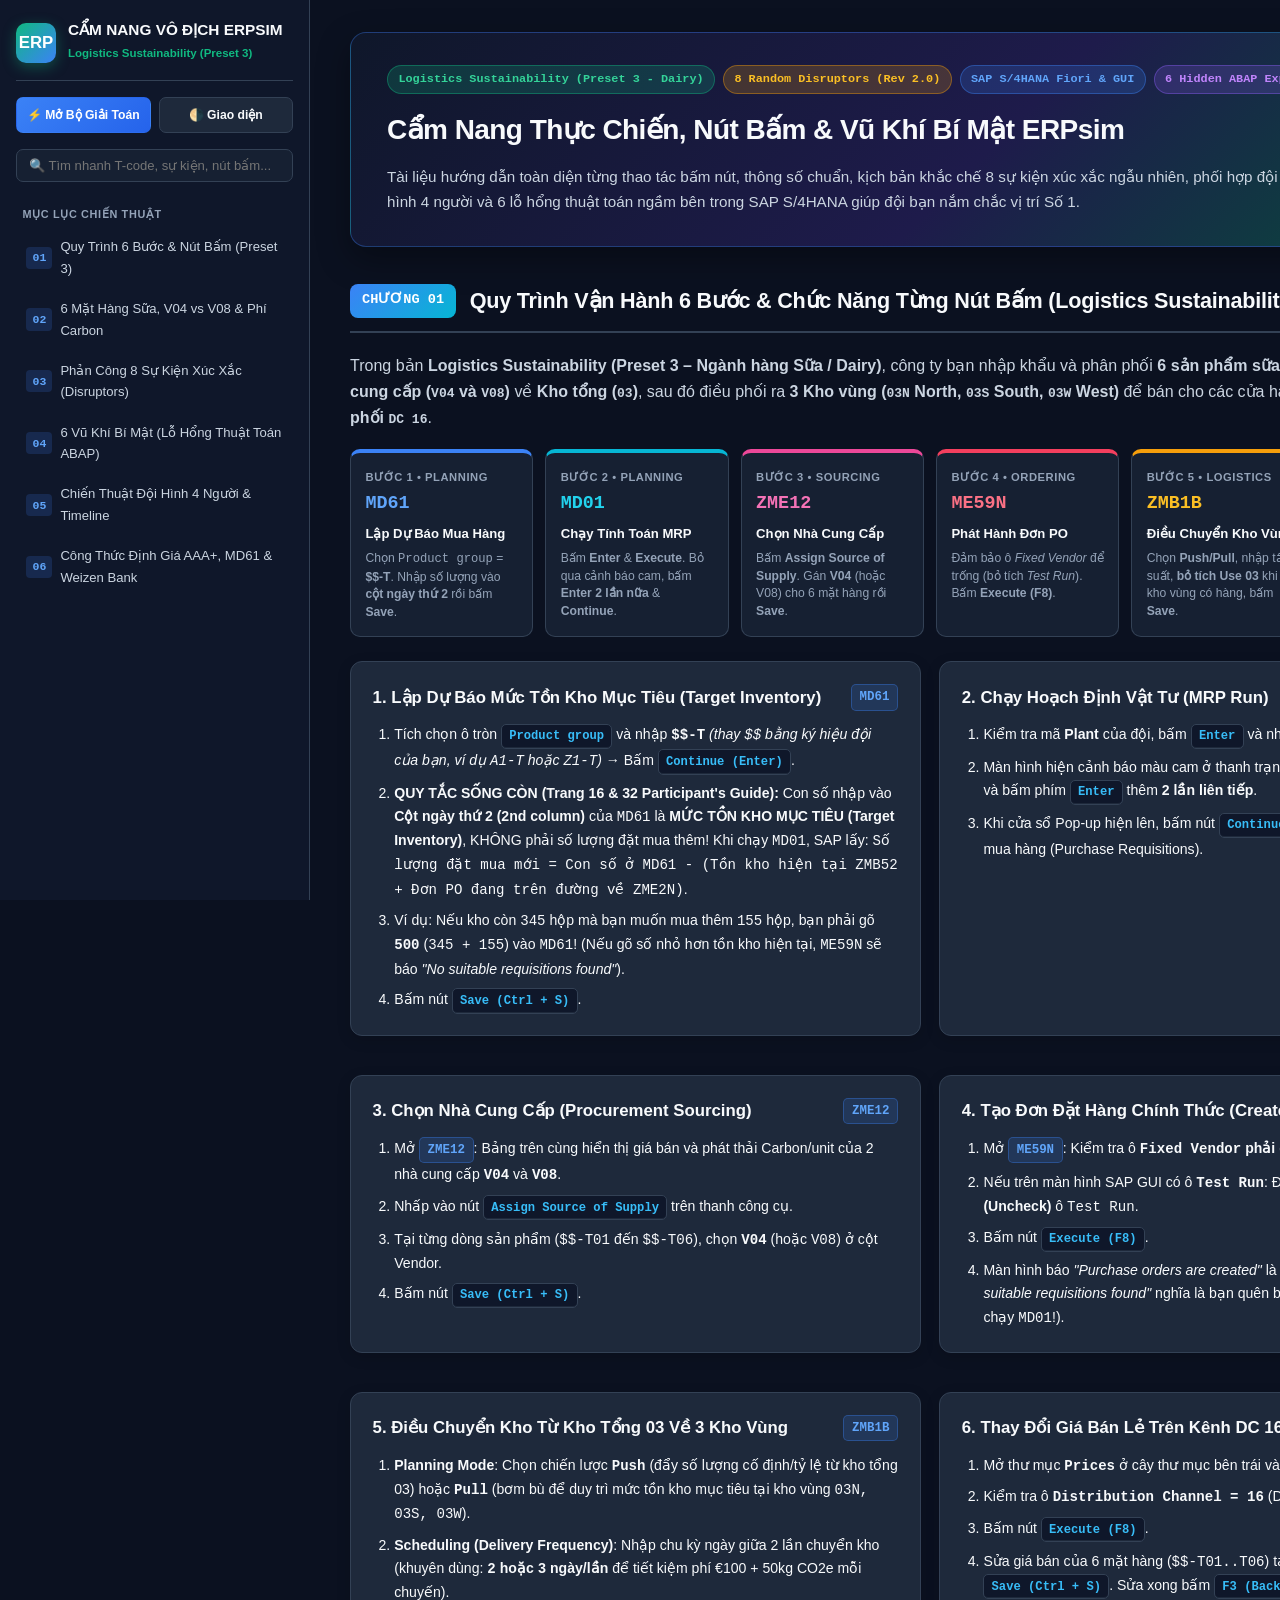
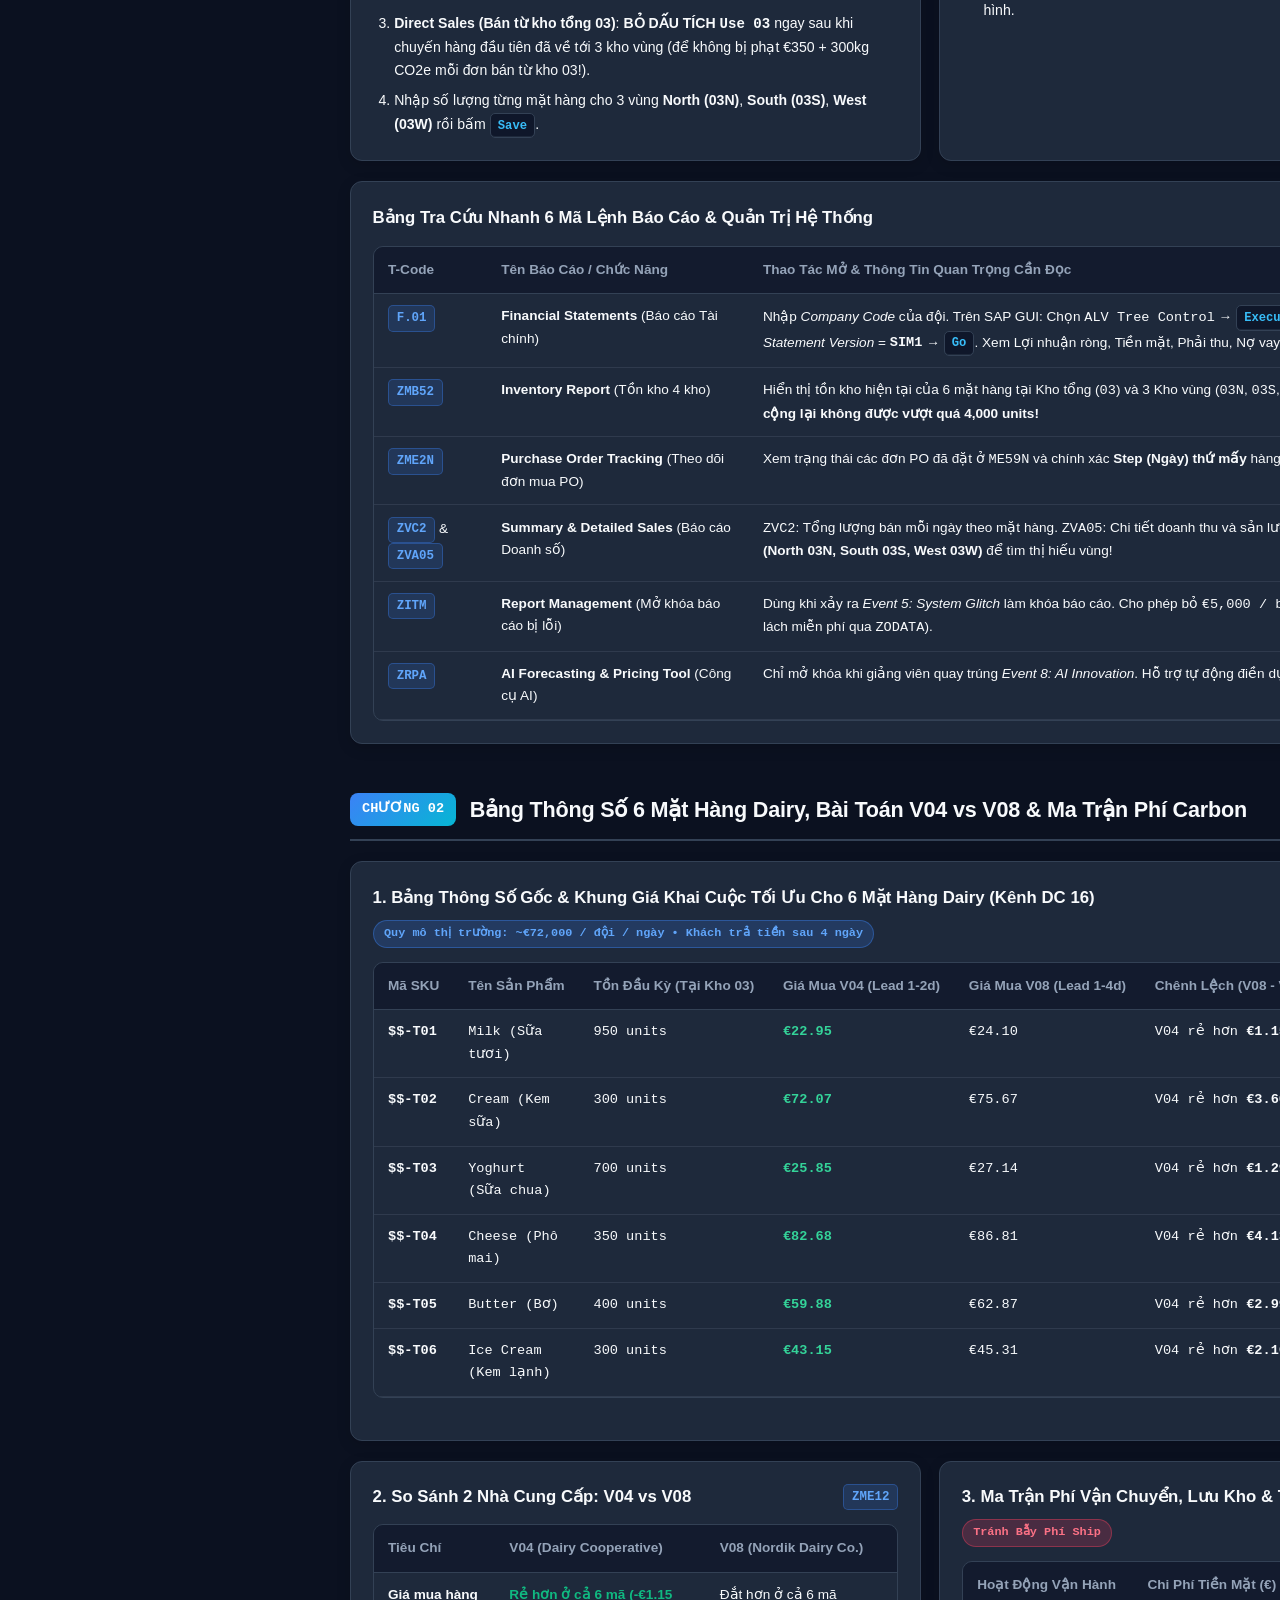
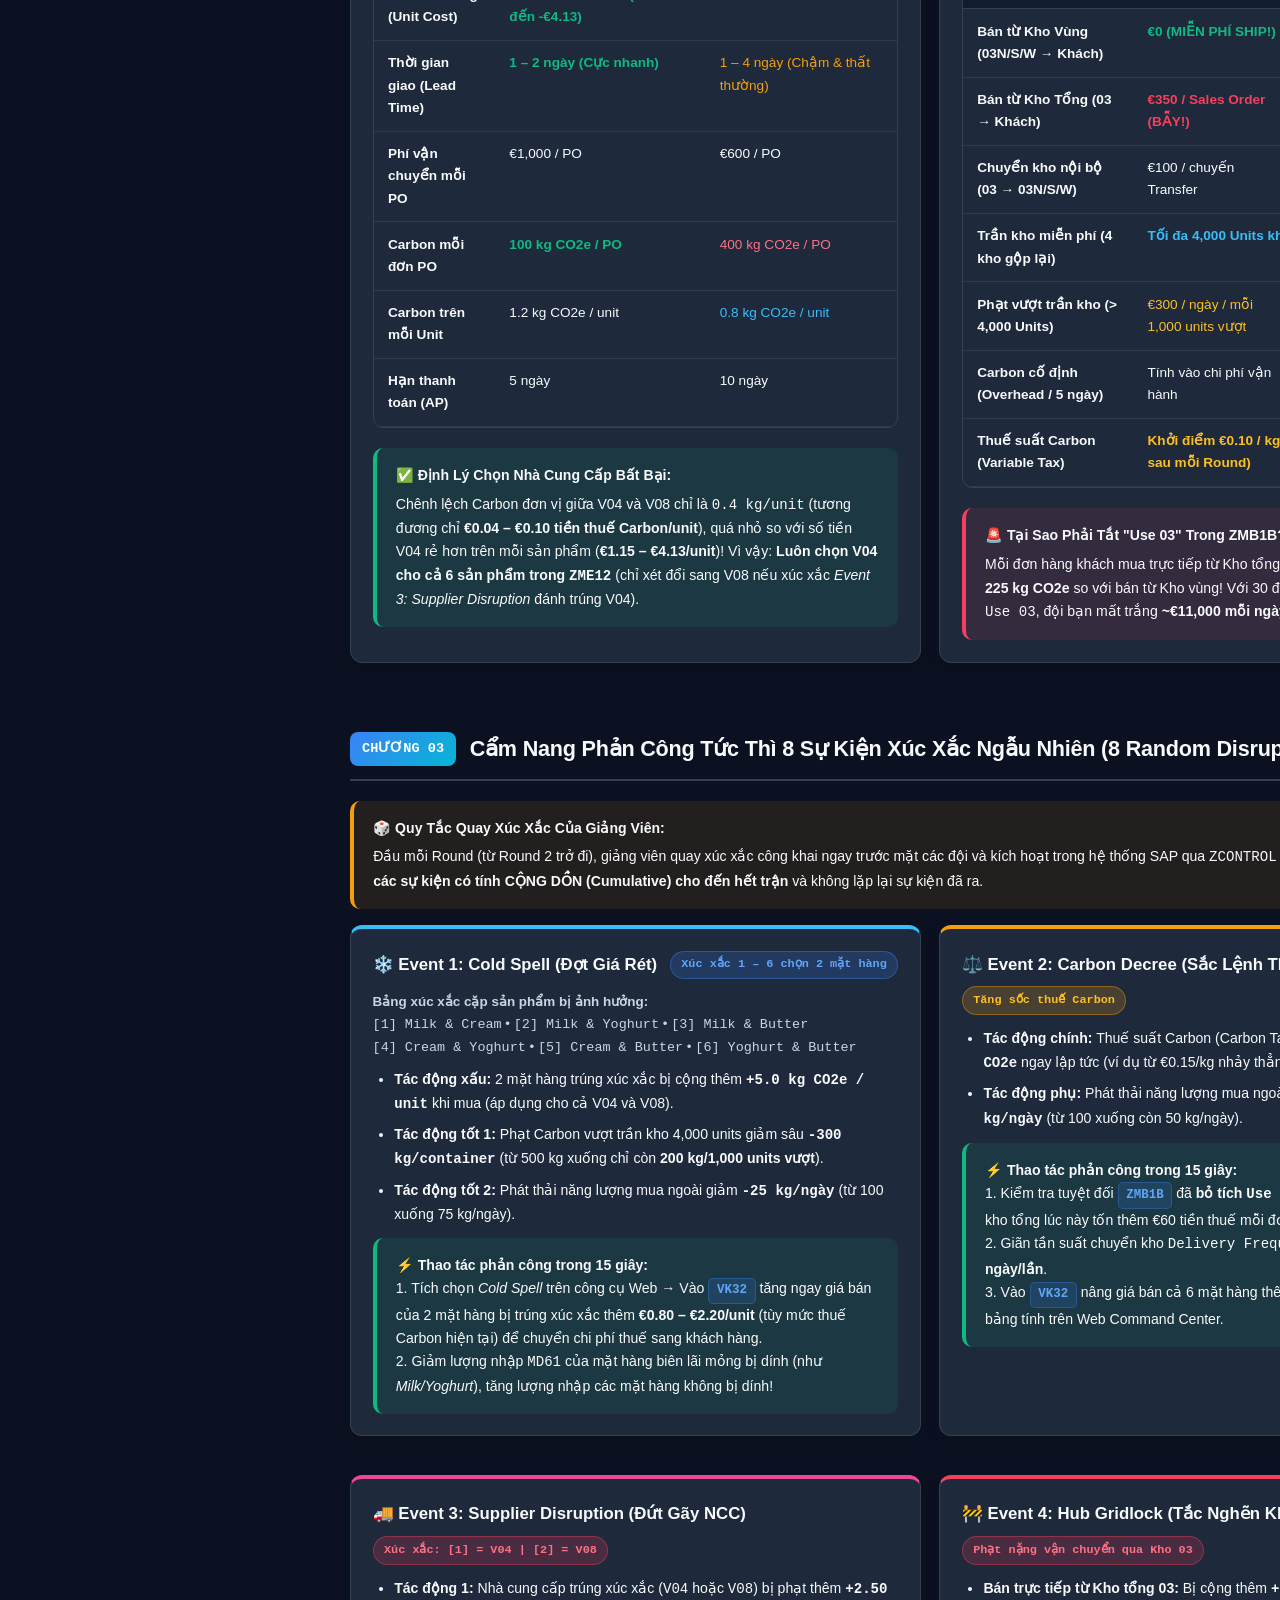
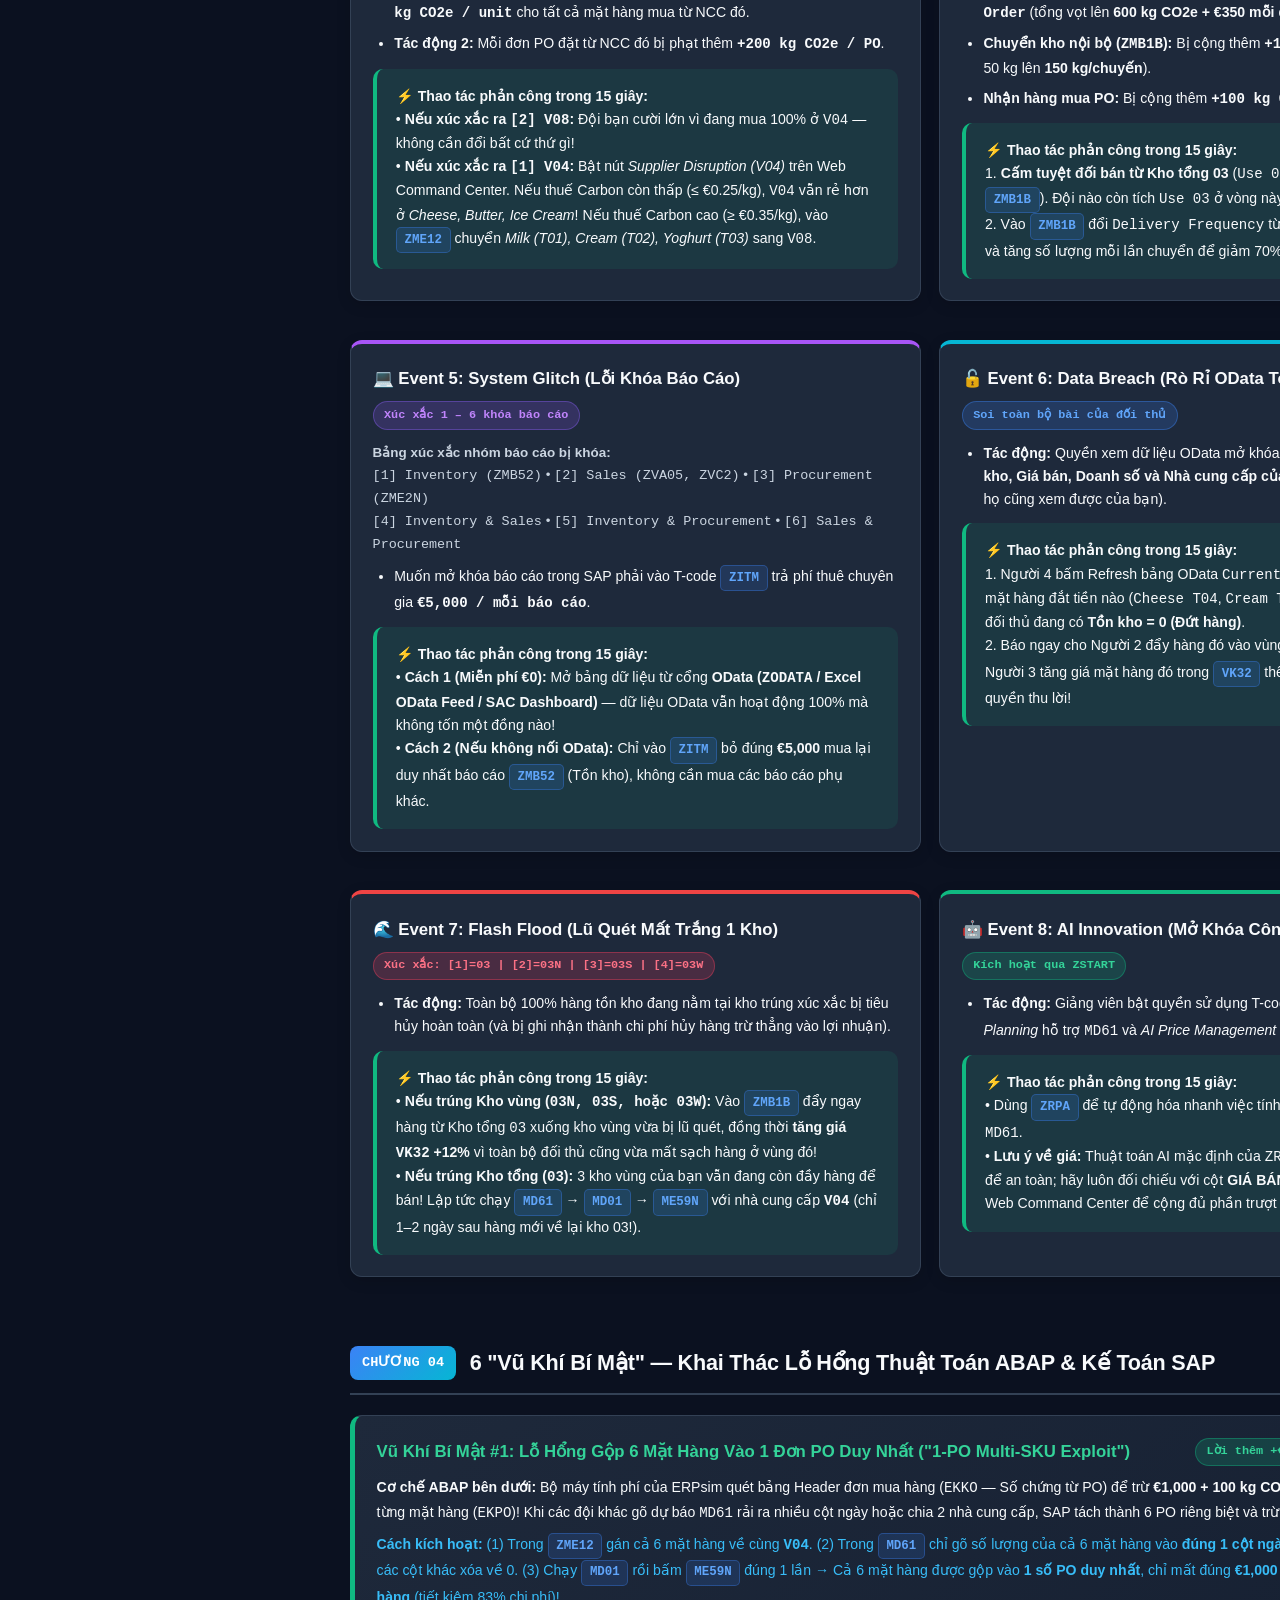
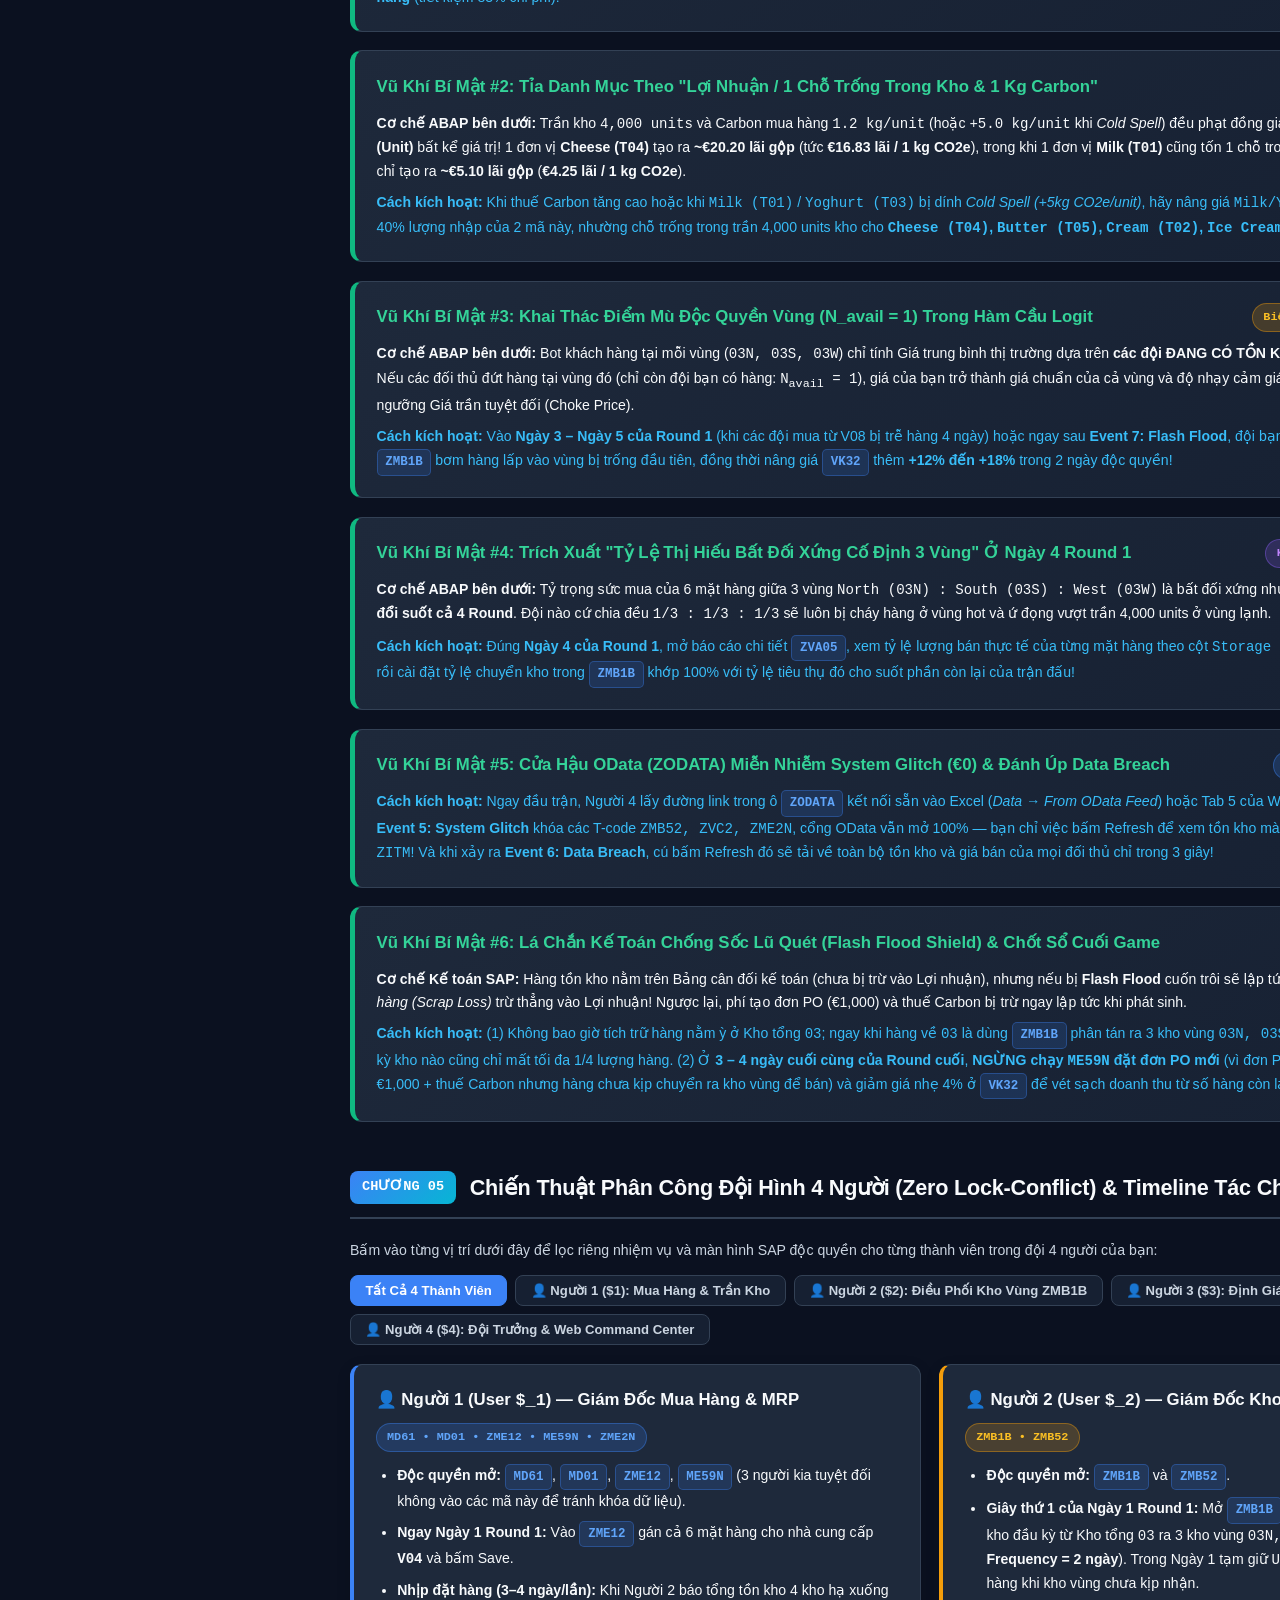
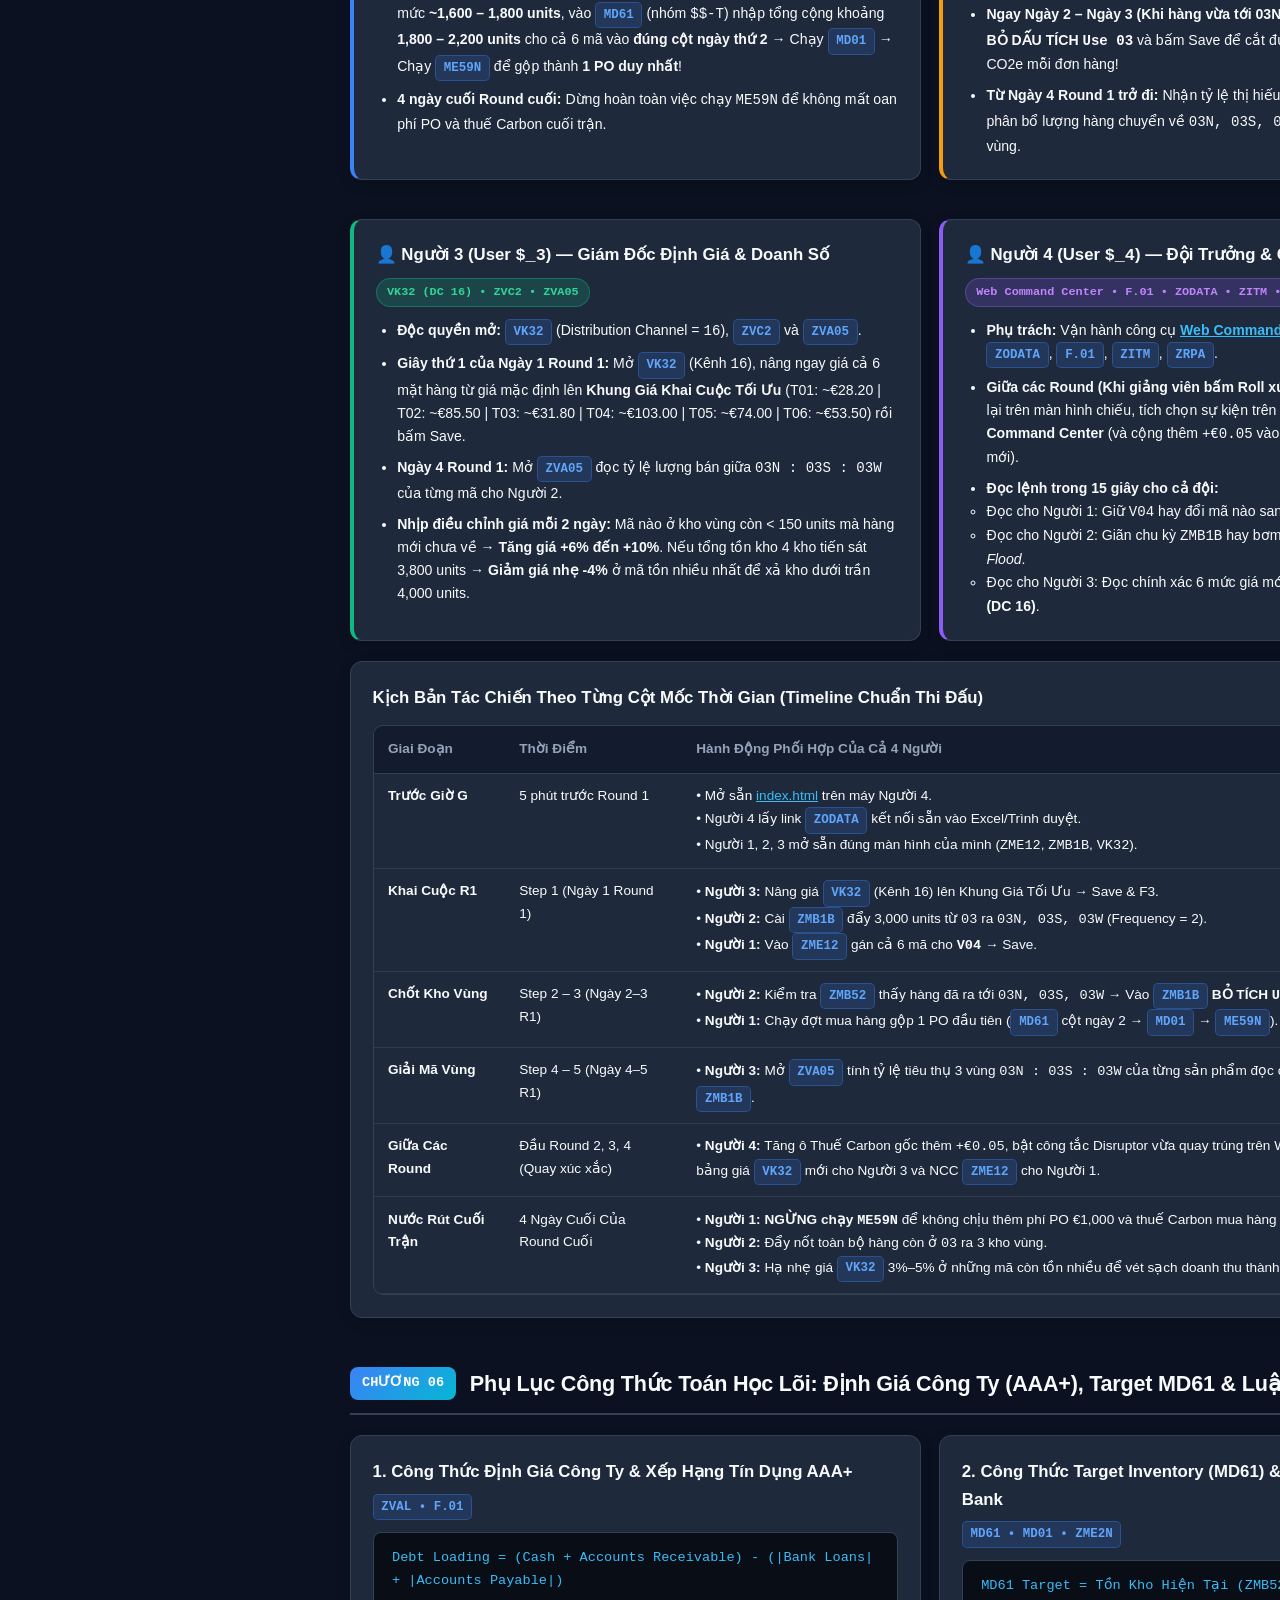
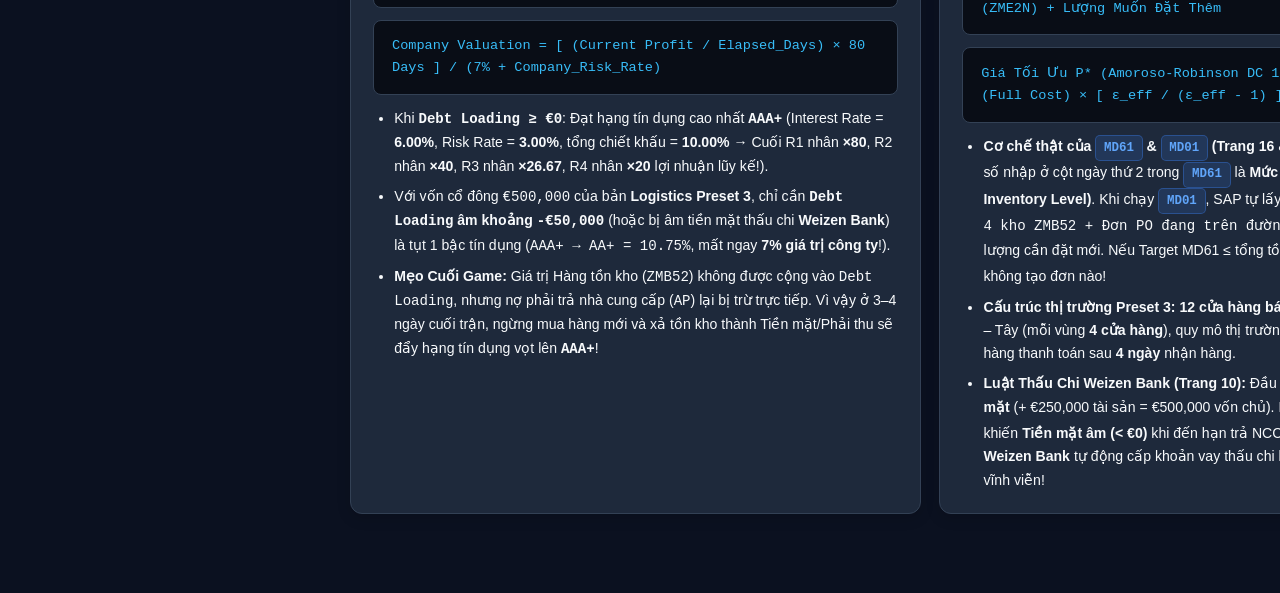
<file: cam_nang_erpsim.html>
<!DOCTYPE html>
<html lang="vi">
<head>
  <meta charset="UTF-8" />
  <meta name="viewport" content="width=device-width, initial-scale=1.0" />
  <title>Cẩm Nang Toàn Tập & Chiến Thuật Vô Địch ERPsim — Logistics Sustainability (Preset 3 - Dairy)</title>
  <style>
    :root {
      --bg-body: #0b1120;
      --bg-sidebar: #0f172a;
      --bg-card: #1e293b;
      --bg-card-alt: #162032;
      --bg-code: #090d16;
      --border: #334155;
      --text-primary: #f8fafc;
      --text-secondary: #cbd5e1;
      --text-muted: #94a3b8;
      --blue: #3b82f6;
      --cyan: #06b6d4;
      --emerald: #10b981;
      --amber: #f59e0b;
      --rose: #f43f5e;
      --purple: #8b5cf6;
      --font-sans: 'Inter', -apple-system, BlinkMacSystemFont, 'Segoe UI', Roboto, sans-serif;
      --font-mono: 'JetBrains Mono', 'Fira Code', Consolas, monospace;
    }

    body.light-mode {
      --bg-body: #f1f5f9;
      --bg-sidebar: #ffffff;
      --bg-card: #ffffff;
      --bg-card-alt: #f8fafc;
      --bg-code: #0f172a;
      --border: #cbd5e1;
      --text-primary: #0f172a;
      --text-secondary: #334155;
      --text-muted: #64748b;
    }

    * {
      box-sizing: border-box;
      margin: 0;
      padding: 0;
    }

    html {
      scroll-behavior: smooth;
    }

    body {
      background-color: var(--bg-body);
      color: var(--text-primary);
      font-family: var(--font-sans);
      line-height: 1.65;
      display: flex;
      min-height: 100vh;
    }

    /* SIDEBAR NAVIGATION */
    .sidebar {
      width: 310px;
      background: var(--bg-sidebar);
      border-right: 1px solid var(--border);
      position: fixed;
      top: 0;
      left: 0;
      bottom: 0;
      overflow-y: auto;
      padding: 1.25rem 1rem;
      z-index: 100;
      display: flex;
      flex-direction: column;
      gap: 1rem;
    }

    .sidebar-brand {
      display: flex;
      align-items: center;
      gap: 0.75rem;
      padding-bottom: 0.9rem;
      border-bottom: 1px solid var(--border);
    }

    .sidebar-logo {
      width: 40px;
      height: 40px;
      border-radius: 10px;
      background: linear-gradient(135deg, var(--emerald), var(--blue));
      color: #fff;
      font-weight: 900;
      font-size: 1.05rem;
      display: flex;
      align-items: center;
      justify-content: center;
      flex-shrink: 0;
      box-shadow: 0 4px 14px rgba(16, 185, 129, 0.35);
    }

    .sidebar-brand h2 {
      font-size: 0.96rem;
      font-weight: 800;
      line-height: 1.25;
    }

    .sidebar-brand span {
      font-size: 0.72rem;
      color: var(--emerald);
      font-weight: 600;
    }

    .sidebar-actions {
      display: flex;
      gap: 0.5rem;
    }

    .action-btn {
      flex: 1;
      padding: 0.45rem 0.6rem;
      border-radius: 7px;
      border: 1px solid var(--border);
      background: var(--bg-card);
      color: var(--text-primary);
      font-size: 0.76rem;
      font-weight: 600;
      cursor: pointer;
      text-decoration: none;
      text-align: center;
      transition: all 0.15s;
    }

    .action-btn:hover {
      border-color: var(--blue);
    }

    .action-btn.primary {
      background: linear-gradient(135deg, var(--blue), #2563eb);
      color: #fff;
      border-color: transparent;
    }

    .search-box input {
      width: 100%;
      padding: 0.5rem 0.75rem;
      border-radius: 7px;
      border: 1px solid var(--border);
      background: var(--bg-card-alt);
      color: var(--text-primary);
      font-size: 0.82rem;
    }

    .search-box input:focus {
      outline: none;
      border-color: var(--blue);
    }

    .toc-group-title {
      font-size: 0.68rem;
      text-transform: uppercase;
      letter-spacing: 0.06em;
      color: var(--text-muted);
      font-weight: 700;
      margin: 0.5rem 0 0.25rem 0.4rem;
    }

    .toc-list {
      list-style: none;
      display: flex;
      flex-direction: column;
      gap: 0.2rem;
    }

    .toc-link {
      display: flex;
      align-items: center;
      gap: 0.5rem;
      padding: 0.48rem 0.65rem;
      border-radius: 7px;
      color: var(--text-secondary);
      text-decoration: none;
      font-size: 0.82rem;
      font-weight: 500;
      transition: all 0.15s;
    }

    .toc-link:hover {
      background: rgba(59, 130, 246, 0.12);
      color: var(--blue);
    }

    .toc-num {
      font-family: var(--font-mono);
      font-size: 0.72rem;
      font-weight: 700;
      padding: 0.1rem 0.38rem;
      border-radius: 4px;
      background: rgba(59, 130, 246, 0.18);
      color: #60a5fa;
    }

    /* MAIN CONTENT AREA */
    .content-wrapper {
      margin-left: 310px;
      flex: 1;
      max-width: 1240px;
      padding: 2rem 2.5rem 5rem;
    }

    @media (max-width: 1024px) {
      .sidebar {
        position: static;
        width: 100%;
        border-right: none;
        border-bottom: 1px solid var(--border);
      }
      body {
        flex-direction: column;
      }
      .content-wrapper {
        margin-left: 0;
        padding: 1.25rem;
      }
    }

    /* HERO BANNER */
    .hero-banner {
      background: linear-gradient(135deg, #0f172a 0%, #1e1b4b 55%, #064e3b 100%);
      border: 1px solid rgba(59, 130, 246, 0.35);
      border-radius: 16px;
      padding: 2rem 2.25rem;
      margin-bottom: 2.25rem;
      color: #f8fafc;
      box-shadow: 0 12px 32px rgba(0, 0, 0, 0.35);
    }

    .hero-tags {
      display: flex;
      flex-wrap: wrap;
      gap: 0.5rem;
      margin-bottom: 0.85rem;
    }

    .tag-pill {
      display: inline-flex;
      align-items: center;
      gap: 0.35rem;
      padding: 0.22rem 0.65rem;
      border-radius: 999px;
      font-size: 0.74rem;
      font-weight: 700;
      font-family: var(--font-mono);
    }

    .tag-pill.emerald { background: rgba(16, 185, 129, 0.2); color: #34d399; border: 1px solid rgba(16, 185, 129, 0.4); }
    .tag-pill.blue    { background: rgba(59, 130, 246, 0.2); color: #60a5fa; border: 1px solid rgba(59, 130, 246, 0.4); }
    .tag-pill.amber   { background: rgba(245, 158, 11, 0.2); color: #fbbf24; border: 1px solid rgba(245, 158, 11, 0.4); }
    .tag-pill.rose    { background: rgba(244, 63, 94, 0.2);  color: #fb7185; border: 1px solid rgba(244, 63, 94, 0.4); }
    .tag-pill.purple  { background: rgba(139, 92, 246, 0.2); color: #c084fc; border: 1px solid rgba(139, 92, 246, 0.4); }

    .hero-banner h1 {
      font-size: 1.75rem;
      font-weight: 800;
      letter-spacing: -0.02em;
      margin-bottom: 0.65rem;
    }

    .hero-banner p {
      font-size: 0.95rem;
      color: #cbd5e1;
      max-width: 920px;
    }

    /* SECTION HEADERS */
    .chapter-section {
      margin-bottom: 3rem;
      scroll-margin-top: 1.5rem;
    }

    .chapter-header {
      display: flex;
      align-items: center;
      gap: 0.85rem;
      margin-bottom: 1.25rem;
      padding-bottom: 0.75rem;
      border-bottom: 2px solid var(--border);
    }

    .chapter-badge {
      background: linear-gradient(135deg, var(--blue), var(--cyan));
      color: #fff;
      font-family: var(--font-mono);
      font-weight: 800;
      font-size: 0.85rem;
      padding: 0.35rem 0.75rem;
      border-radius: 8px;
      white-space: nowrap;
    }

    .chapter-header h2 {
      font-size: 1.35rem;
      font-weight: 800;
      letter-spacing: -0.01em;
    }

    /* CARDS & GRIDS */
    .card {
      background: var(--bg-card);
      border: 1px solid var(--border);
      border-radius: 12px;
      padding: 1.35rem;
      margin-bottom: 1.25rem;
      box-shadow: 0 4px 14px rgba(0, 0, 0, 0.15);
    }

    .card-title {
      font-size: 1.05rem;
      font-weight: 700;
      margin-bottom: 0.75rem;
      display: flex;
      align-items: center;
      justify-content: space-between;
      flex-wrap: wrap;
      gap: 0.5rem;
    }

    .grid-2 {
      display: grid;
      grid-template-columns: repeat(2, 1fr);
      gap: 1.15rem;
    }

    .grid-3 {
      display: grid;
      grid-template-columns: repeat(3, 1fr);
      gap: 1.15rem;
    }

    @media (max-width: 860px) {
      .grid-2, .grid-3 {
        grid-template-columns: 1fr;
      }
    }

    /* VISUAL FLOWCHART PIPELINE */
    .pipeline-flow {
      display: grid;
      grid-template-columns: repeat(auto-fit, minmax(170px, 1fr));
      gap: 0.75rem;
      margin: 1.1rem 0 1.5rem;
    }

    .flow-step {
      background: var(--bg-card-alt);
      border: 1px solid var(--border);
      border-top: 4px solid var(--blue);
      border-radius: 10px;
      padding: 0.9rem;
      position: relative;
    }

    .flow-step.step-1 { border-top-color: #3b82f6; }
    .flow-step.step-2 { border-top-color: #06b6d4; }
    .flow-step.step-3 { border-top-color: #ec4899; }
    .flow-step.step-4 { border-top-color: #f43f5e; }
    .flow-step.step-5 { border-top-color: #f59e0b; }
    .flow-step.step-6 { border-top-color: #8b5cf6; }

    .flow-step .step-num {
      font-size: 0.7rem;
      font-weight: 800;
      text-transform: uppercase;
      color: var(--text-muted);
      letter-spacing: 0.05em;
    }

    .flow-step .step-tcode {
      font-family: var(--font-mono);
      font-size: 1.15rem;
      font-weight: 800;
      margin: 0.2rem 0;
    }

    .flow-step .step-name {
      font-size: 0.82rem;
      font-weight: 700;
      margin-bottom: 0.35rem;
    }

    .flow-step .step-desc {
      font-size: 0.76rem;
      color: var(--text-muted);
      line-height: 1.45;
    }

    /* BUTTON & KEYBOARD SHORTCUT BADGES */
    .kbd-btn {
      display: inline-block;
      padding: 0.1rem 0.45rem;
      border-radius: 5px;
      font-family: var(--font-mono);
      font-size: 0.76rem;
      font-weight: 700;
      background: #0f172a;
      color: #38bdf8;
      border: 1px solid #334155;
      box-shadow: inset 0 -1px 0 #1e293b;
    }

    .tcode {
      display: inline-block;
      padding: 0.12rem 0.48rem;
      border-radius: 5px;
      font-family: var(--font-mono);
      font-size: 0.78rem;
      font-weight: 700;
      background: rgba(59, 130, 246, 0.16);
      color: #60a5fa;
      border: 1px solid rgba(59, 130, 246, 0.35);
    }

    /* TABLES */
    .table-container {
      overflow-x: auto;
      border-radius: 10px;
      border: 1px solid var(--border);
      margin: 0.85rem 0 1.25rem;
    }

    table {
      width: 100%;
      border-collapse: collapse;
      font-size: 0.85rem;
    }

    th {
      background: rgba(15, 23, 42, 0.75);
      color: #94a3b8;
      font-weight: 700;
      text-align: left;
      padding: 0.75rem 0.9rem;
      border-bottom: 1px solid var(--border);
      white-space: nowrap;
    }

    body.light-mode th {
      background: #e2e8f0;
      color: #1e293b;
    }

    td {
      padding: 0.7rem 0.9rem;
      border-bottom: 1px solid rgba(148, 163, 184, 0.14);
      vertical-align: top;
    }

    tr:hover td {
      background: rgba(59, 130, 246, 0.05);
    }

    .mono {
      font-family: var(--font-mono);
    }

    /* CALLOUT BOXES */
    .callout {
      border-radius: 10px;
      padding: 1rem 1.2rem;
      margin: 1rem 0;
      border-left: 4px solid var(--blue);
      background: rgba(59, 130, 246, 0.09);
      font-size: 0.88rem;
    }

    .callout.emerald {
      border-left-color: var(--emerald);
      background: rgba(16, 185, 129, 0.1);
    }

    .callout.amber {
      border-left-color: var(--amber);
      background: rgba(245, 158, 11, 0.1);
    }

    .callout.rose {
      border-left-color: var(--rose);
      background: rgba(244, 63, 94, 0.1);
    }

    .callout-title {
      font-weight: 800;
      margin-bottom: 0.35rem;
      display: flex;
      align-items: center;
      gap: 0.45rem;
    }

    /* SECRET WEAPON CARDS */
    .weapon-card {
      background: linear-gradient(145deg, var(--bg-card) 0%, var(--bg-card-alt) 100%);
      border: 1px solid var(--border);
      border-left: 5px solid var(--emerald);
      border-radius: 12px;
      padding: 1.35rem;
      margin-bottom: 1.15rem;
    }

    .weapon-header {
      display: flex;
      justify-content: space-between;
      align-items: flex-start;
      gap: 1rem;
      margin-bottom: 0.65rem;
    }

    .weapon-title {
      font-size: 1.05rem;
      font-weight: 800;
      color: #34d399;
    }

    body.light-mode .weapon-title {
      color: #059669;
    }

    /* STEP LISTS */
    ol.step-list, ul.step-list {
      padding-left: 1.35rem;
      display: flex;
      flex-direction: column;
      gap: 0.45rem;
      font-size: 0.88rem;
    }

    .formula-block {
      background: var(--bg-code);
      color: #38bdf8;
      font-family: var(--font-mono);
      font-size: 0.85rem;
      padding: 0.9rem 1.15rem;
      border-radius: 8px;
      border: 1px solid #334155;
      margin: 0.75rem 0;
      overflow-x: auto;
    }

    /* ROLE FILTER PILLS */
    .role-filter-bar {
      display: flex;
      flex-wrap: wrap;
      gap: 0.5rem;
      margin-bottom: 1.15rem;
    }

    .role-btn {
      padding: 0.45rem 0.9rem;
      border-radius: 8px;
      border: 1px solid var(--border);
      background: var(--bg-card-alt);
      color: var(--text-secondary);
      font-size: 0.82rem;
      font-weight: 700;
      cursor: pointer;
      transition: all 0.15s;
    }

    .role-btn.active {
      background: var(--blue);
      color: #fff;
      border-color: var(--blue);
    }

    .role-card.dimmed {
      opacity: 0.28;
      transform: scale(0.98);
    }

    .role-card {
      transition: all 0.2s ease;
    }
  </style>
</head>
<body>

  <!-- LEFT STICKY SIDEBAR -->
  <aside class="sidebar">
    <div class="sidebar-brand">
      <div class="sidebar-logo">ERP</div>
      <div>
        <h2>CẨM NANG VÔ ĐỊCH ERPSIM</h2>
        <span>Logistics Sustainability (Preset 3)</span>
      </div>
    </div>

    <div class="sidebar-actions">
      <a href="index.html" class="action-btn primary">⚡ Mở Bộ Giải Toán</a>
      <button class="action-btn" id="btn-toggle-theme">🌗 Giao diện</button>
    </div>

    <div class="search-box">
      <input type="text" id="guide-search" placeholder="🔍 Tìm nhanh T-code, sự kiện, nút bấm..." />
    </div>

    <div>
      <div class="toc-group-title">Mục Lục Chiến Thuật</div>
      <ul class="toc-list">
        <li><a href="#ch1" class="toc-link"><span class="toc-num">01</span> Quy Trình 6 Bước & Nút Bấm (Preset 3)</a></li>
        <li><a href="#ch2" class="toc-link"><span class="toc-num">02</span> 6 Mặt Hàng Sữa, V04 vs V08 & Phí Carbon</a></li>
        <li><a href="#ch3" class="toc-link"><span class="toc-num">03</span> Phản Công 8 Sự Kiện Xúc Xắc (Disruptors)</a></li>
        <li><a href="#ch4" class="toc-link"><span class="toc-num">04</span> 6 Vũ Khí Bí Mật (Lỗ Hổng Thuật Toán ABAP)</a></li>
        <li><a href="#ch5" class="toc-link"><span class="toc-num">05</span> Chiến Thuật Đội Hình 4 Người & Timeline</a></li>
        <li><a href="#ch6" class="toc-link"><span class="toc-num">06</span> Công Thức Định Giá AAA+, MD61 & Weizen Bank</a></li>
      </ul>
    </div>
  </aside>

  <!-- MAIN CONTENT -->
  <main class="content-wrapper">

    <!-- HERO BANNER -->
    <header class="hero-banner">
      <div class="hero-tags">
        <span class="tag-pill emerald">Logistics Sustainability (Preset 3 - Dairy)</span>
        <span class="tag-pill amber">8 Random Disruptors (Rev 2.0)</span>
        <span class="tag-pill blue">SAP S/4HANA Fiori & GUI</span>
        <span class="tag-pill purple">6 Hidden ABAP Exploits</span>
      </div>
      <h1>Cẩm Nang Thực Chiến, Nút Bấm & Vũ Khí Bí Mật ERPsim</h1>
      <p>
        Tài liệu hướng dẫn toàn diện từng thao tác bấm nút, thông số chuẩn, kịch bản khắc chế 8 sự kiện xúc xắc ngẫu nhiên,
        phối hợp đội hình 4 người và 6 lỗ hổng thuật toán ngầm bên trong SAP S/4HANA giúp đội bạn nắm chắc vị trí Số 1.
      </p>
    </header>

    <!-- ================================================================= -->
    <!-- CHƯƠNG 1: QUY TRÌNH 6 BƯỚC & NÚT BẤM (LOGISTICS PRESET 3)         -->
    <!-- ================================================================= -->
    <section id="ch1" class="chapter-section searchable-section">
      <div class="chapter-header">
        <span class="chapter-badge">CHƯƠNG 01</span>
        <h2>Quy Trình Vận Hành 6 Bước & Chức Năng Từng Nút Bấm (Logistics Sustainability Preset 3)</h2>
      </div>

      <p style="margin-bottom: 0.75rem; color: var(--text-secondary);">
        Trong bản <strong>Logistics Sustainability (Preset 3 – Ngành hàng Sữa / Dairy)</strong>, công ty bạn nhập khẩu và phân phối <strong>6 sản phẩm sữa (<code>$$-T01</code> đến <code>$$-T06</code>)</strong> từ <strong>2 Nhà cung cấp (<code>V04</code> và <code>V08</code>)</strong> về <strong>Kho tổng (<code>03</code>)</strong>, sau đó điều phối ra <strong>3 Kho vùng (<code>03N</code> North, <code>03S</code> South, <code>03W</code> West)</strong> để bán cho các cửa hàng bán lẻ trên <strong>Kênh phân phối <code>DC 16</code></strong>.
      </p>

      <!-- VISUAL FLOWCHART -->
      <div class="pipeline-flow">
        <div class="flow-step step-1">
          <div class="step-num">Bước 1 • Planning</div>
          <div class="step-tcode" style="color:#60a5fa;">MD61</div>
          <div class="step-name">Lập Dự Báo Mua Hàng</div>
          <div class="step-desc">Chọn <code>Product group</code> = <strong>$$-T</strong>. Nhập số lượng vào <strong>cột ngày thứ 2</strong> rồi bấm <strong>Save</strong>.</div>
        </div>
        <div class="flow-step step-2">
          <div class="step-num">Bước 2 • Planning</div>
          <div class="step-tcode" style="color:#22d3ee;">MD01</div>
          <div class="step-name">Chạy Tính Toán MRP</div>
          <div class="step-desc">Bấm <strong>Enter</strong> &amp; <strong>Execute</strong>. Bỏ qua cảnh báo cam, bấm <strong>Enter 2 lần nữa</strong> &amp; <strong>Continue</strong>.</div>
        </div>
        <div class="flow-step step-3">
          <div class="step-num">Bước 3 • Sourcing</div>
          <div class="step-tcode" style="color:#f472b6;">ZME12</div>
          <div class="step-name">Chọn Nhà Cung Cấp</div>
          <div class="step-desc">Bấm <strong>Assign Source of Supply</strong>. Gán <strong>V04</strong> (hoặc V08) cho 6 mặt hàng rồi <strong>Save</strong>.</div>
        </div>
        <div class="flow-step step-4">
          <div class="step-num">Bước 4 • Ordering</div>
          <div class="step-tcode" style="color:#fb7185;">ME59N</div>
          <div class="step-name">Phát Hành Đơn PO</div>
          <div class="step-desc">Đảm bảo ô <em>Fixed Vendor</em> để trống (bỏ tích <em>Test Run</em>). Bấm <strong>Execute (F8)</strong>.</div>
        </div>
        <div class="flow-step step-5">
          <div class="step-num">Bước 5 • Logistics</div>
          <div class="step-tcode" style="color:#fbbf24;">ZMB1B</div>
          <div class="step-name">Điều Chuyển Kho Vùng</div>
          <div class="step-desc">Chọn <strong>Push/Pull</strong>, nhập tần suất, <strong>bỏ tích Use 03</strong> khi kho vùng có hàng, bấm <strong>Save</strong>.</div>
        </div>
        <div class="flow-step step-6">
          <div class="step-num">Bước 6 • Sales</div>
          <div class="step-tcode" style="color:#c084fc;">VK32</div>
          <div class="step-name">Cập Nhật Bảng Giá</div>
          <div class="step-desc">Mở <em>Prices &rarr; Price List</em>. Kiểm tra <strong>Channel = 16</strong>, bấm <strong>Execute</strong>, sửa giá &amp; <strong>Save</strong>.</div>
        </div>
      </div>

      <!-- DETAILED STEP-BY-STEP BUTTON CARDS -->
      <div class="grid-2">
        <div class="card">
          <div class="card-title">
            <span>1. Lập Dự Báo Mức Tồn Kho Mục Tiêu (Target Inventory)</span>
            <span class="tcode">MD61</span>
          </div>
          <ol class="step-list">
            <li>Tích chọn ô tròn <span class="kbd-btn">Product group</span> và nhập <strong><code>$$-T</code></strong> <em>(thay <code>$$</code> bằng ký hiệu đội của bạn, ví dụ <code>A1-T</code> hoặc <code>Z1-T</code>)</em> &rarr; Bấm <span class="kbd-btn">Continue (Enter)</span>.</li>
            <li><strong>QUY TẮC SỐNG CÒN (Trang 16 &amp; 32 Participant's Guide):</strong> Con số nhập vào <strong>Cột ngày thứ 2 (2nd column)</strong> của <code>MD61</code> là <strong>MỨC TỒN KHO MỤC TIÊU (Target Inventory)</strong>, KHÔNG phải số lượng đặt mua thêm! Khi chạy <code>MD01</code>, SAP lấy: <code>Số lượng đặt mua mới = Con số ở MD61 - (Tồn kho hiện tại ZMB52 + Đơn PO đang trên đường về ZME2N)</code>.</li>
            <li>Ví dụ: Nếu kho còn <code>345</code> hộp mà bạn muốn mua thêm <code>155</code> hộp, bạn phải gõ <strong><code>500</code></strong> (<code>345 + 155</code>) vào <code>MD61</code>! (Nếu gõ số nhỏ hơn tồn kho hiện tại, <code>ME59N</code> sẽ báo <em>"No suitable requisitions found"</em>).</li>
            <li>Bấm nút <span class="kbd-btn">Save (Ctrl + S)</span>.</li>
          </ol>
        </div>

        <div class="card">
          <div class="card-title">
            <span>2. Chạy Hoạch Định Vật Tư (MRP Run)</span>
            <span class="tcode">MD01</span>
          </div>
          <ol class="step-list">
            <li>Kiểm tra mã <strong>Plant</strong> của đội, bấm <span class="kbd-btn">Enter</span> và nhấp nút <span class="kbd-btn">Execute</span>.</li>
            <li>Màn hình hiện cảnh báo màu cam ở thanh trạng thái: <strong>Bỏ qua cảnh báo cam</strong> và bấm phím <span class="kbd-btn">Enter</span> thêm <strong>2 lần liên tiếp</strong>.</li>
            <li>Khi cửa sổ Pop-up hiện lên, bấm nút <span class="kbd-btn">Continue</span> để hệ thống sinh ra Yêu cầu mua hàng (Purchase Requisitions).</li>
          </ol>
        </div>

        <div class="card">
          <div class="card-title">
            <span>3. Chọn Nhà Cung Cấp (Procurement Sourcing)</span>
            <span class="tcode">ZME12</span>
          </div>
          <ol class="step-list">
            <li>Mở <span class="tcode">ZME12</span>: Bảng trên cùng hiển thị giá bán và phát thải Carbon/unit của 2 nhà cung cấp <strong><code>V04</code></strong> và <strong><code>V08</code></strong>.</li>
            <li>Nhấp vào nút <span class="kbd-btn">Assign Source of Supply</span> trên thanh công cụ.</li>
            <li>Tại từng dòng sản phẩm (<code>$$-T01</code> đến <code>$$-T06</code>), chọn <strong><code>V04</code></strong> (hoặc <code>V08</code>) ở cột Vendor.</li>
            <li>Bấm nút <span class="kbd-btn">Save (Ctrl + S)</span>.</li>
          </ol>
        </div>

        <div class="card">
          <div class="card-title">
            <span>4. Tạo Đơn Đặt Hàng Chính Thức (Create POs)</span>
            <span class="tcode">ME59N</span>
          </div>
          <ol class="step-list">
            <li>Mở <span class="tcode">ME59N</span>: Kiểm tra ô <strong><code>Fixed Vendor</code> phải để TRỐNG</strong> (Empty).</li>
            <li>Nếu trên màn hình SAP GUI có ô <strong><code>Test Run</code></strong>: Đảm bảo đã <strong>BỎ DẤU TÍCH (Uncheck)</strong> ô <code>Test Run</code>.</li>
            <li>Bấm nút <span class="kbd-btn">Execute (F8)</span>.</li>
            <li>Màn hình báo <em>"Purchase orders are created"</em> là thành công. (Nếu báo <em>"No suitable requisitions found"</em> nghĩa là bạn quên bấm Save ở <code>MD61</code> hoặc quên chạy <code>MD01</code>!).</li>
          </ol>
        </div>

        <div class="card">
          <div class="card-title">
            <span>5. Điều Chuyển Kho Từ Kho Tổng 03 Về 3 Kho Vùng</span>
            <span class="tcode">ZMB1B</span>
          </div>
          <ol class="step-list">
            <li><strong>Planning Mode</strong>: Chọn chiến lược <strong><code>Push</code></strong> (đẩy số lượng cố định/tỷ lệ từ kho tổng 03) hoặc <strong><code>Pull</code></strong> (bơm bù để duy trì mức tồn kho mục tiêu tại kho vùng <code>03N, 03S, 03W</code>).</li>
            <li><strong>Scheduling (Delivery Frequency)</strong>: Nhập chu kỳ ngày giữa 2 lần chuyển kho (khuyên dùng: <strong><code>2</code> hoặc <code>3</code> ngày/lần</strong> để tiết kiệm phí €100 + 50kg CO2e mỗi chuyến).</li>
            <li><strong>Direct Sales (Bán từ kho tổng 03)</strong>: <strong>BỎ DẤU TÍCH <code>Use 03</code></strong> ngay sau khi chuyến hàng đầu tiên đã về tới 3 kho vùng (để không bị phạt €350 + 300kg CO2e mỗi đơn bán từ kho 03!).</li>
            <li>Nhập số lượng từng mặt hàng cho 3 vùng <strong>North (03N)</strong>, <strong>South (03S)</strong>, <strong>West (03W)</strong> rồi bấm <span class="kbd-btn">Save</span>.</li>
          </ol>
        </div>

        <div class="card">
          <div class="card-title">
            <span>6. Thay Đổi Giá Bán Lẻ Trên Kênh DC 16</span>
            <span class="tcode">VK32</span>
          </div>
          <ol class="step-list">
            <li>Mở thư mục <strong><code>Prices</code></strong> ở cây thư mục bên trái và nhấp đúp vào <strong><code>Price List</code></strong>.</li>
            <li>Kiểm tra ô <strong><code>Distribution Channel = 16</code></strong> (DC 16: Retail Stores).</li>
            <li>Bấm nút <span class="kbd-btn">Execute (F8)</span>.</li>
            <li>Sửa giá bán của 6 mặt hàng (<code>$$-T01..T06</code>) tại cột <strong>Amount</strong> rồi bấm <span class="kbd-btn">Save (Ctrl + S)</span>. Sửa xong bấm <span class="kbd-btn">F3 (Back)</span> thoát ra để không khóa màn hình.</li>
          </ol>
        </div>
      </div>

      <!-- 5 REPORTING TRANSACTIONS TABLE -->
      <div class="card">
        <div class="card-title">
          <span>Bảng Tra Cứu Nhanh 6 Mã Lệnh Báo Cáo & Quản Trị Hệ Thống</span>
          <span class="tag-pill emerald">Reports &amp; Analytics</span>
        </div>
        <div class="table-container" style="margin-bottom:0;">
          <table>
            <thead>
              <tr>
                <th>T-Code</th>
                <th>Tên Báo Cáo / Chức Năng</th>
                <th>Thao Tác Mở &amp; Thông Tin Quan Trọng Cần Đọc</th>
              </tr>
            </thead>
            <tbody>
              <tr>
                <td><span class="tcode">F.01</span></td>
                <td><strong>Financial Statements</strong> (Báo cáo Tài chính)</td>
                <td>Nhập <em>Company Code</em> của đội. Trên SAP GUI: Chọn <code>ALV Tree Control</code> &rarr; <span class="kbd-btn">Execute</span>. Trên Fiori: Nhập <em>Statement Version</em> = <strong><code>SIM1</code></strong> &rarr; <span class="kbd-btn">Go</span>. Xem Lợi nhuận ròng, Tiền mặt, Phải thu, Nợ vay.</td>
              </tr>
              <tr>
                <td><span class="tcode">ZMB52</span></td>
                <td><strong>Inventory Report</strong> (Tồn kho 4 kho)</td>
                <td>Hiển thị tồn kho hiện tại của 6 mặt hàng tại Kho tổng (<code>03</code>) và 3 Kho vùng (<code>03N</code>, <code>03S</code>, <code>03W</code>). <strong>Tổng tồn kho 4 kho cộng lại không được vượt quá 4,000 units!</strong></td>
              </tr>
              <tr>
                <td><span class="tcode">ZME2N</span></td>
                <td><strong>Purchase Order Tracking</strong> (Theo dõi đơn mua PO)</td>
                <td>Xem trạng thái các đơn PO đã đặt ở <code>ME59N</code> và chính xác <strong>Step (Ngày) thứ mấy</strong> hàng sẽ cập bến kho tổng <code>03</code>.</td>
              </tr>
              <tr>
                <td><span class="tcode">ZVC2</span> &amp; <span class="tcode">ZVA05</span></td>
                <td><strong>Summary &amp; Detailed Sales</strong> (Báo cáo Doanh số)</td>
                <td><code>ZVC2</code>: Tổng lượng bán mỗi ngày theo mặt hàng. <code>ZVA05</code>: Chi tiết doanh thu và sản lượng bán <strong>theo từng Vùng (North 03N, South 03S, West 03W)</strong> để tìm thị hiếu vùng!</td>
              </tr>
              <tr>
                <td><span class="tcode">ZITM</span></td>
                <td><strong>Report Management</strong> (Mở khóa báo cáo bị lỗi)</td>
                <td>Dùng khi xảy ra <em>Event 5: System Glitch</em> làm khóa báo cáo. Cho phép bỏ <code>€5,000 / báo cáo</code> để mở khóa (hoặc lách miễn phí qua <code>ZODATA</code>).</td>
              </tr>
              <tr>
                <td><span class="tcode">ZRPA</span></td>
                <td><strong>AI Forecasting &amp; Pricing Tool</strong> (Công cụ AI)</td>
                <td>Chỉ mở khóa khi giảng viên quay trúng <em>Event 8: AI Innovation</em>. Hỗ trợ tự động điền dự báo <code>MD61</code> và gợi ý giá <code>VK32</code>.</td>
              </tr>
            </tbody>
          </table>
        </div>
      </div>
    </section>

    <!-- ================================================================= -->
    <!-- CHƯƠNG 2: 6 MẶT HÀNG DAIRY, V04 VS V08 & MA TRẬN THUẾ CARBON      -->
    <!-- ================================================================= -->
    <section id="ch2" class="chapter-section searchable-section">
      <div class="chapter-header">
        <span class="chapter-badge">CHƯƠNG 02</span>
        <h2>Bảng Thông Số 6 Mặt Hàng Dairy, Bài Toán V04 vs V08 &amp; Ma Trận Phí Carbon</h2>
      </div>

      <div class="card">
        <div class="card-title">
          <span>1. Bảng Thông Số Gốc &amp; Khung Giá Khai Cuộc Tối Ưu Cho 6 Mặt Hàng Dairy (Kênh DC 16)</span>
          <span class="tag-pill blue">Quy mô thị trường: ~€72,000 / đội / ngày • Khách trả tiền sau 4 ngày</span>
        </div>
        <div class="table-container">
          <table>
            <thead>
              <tr>
                <th>Mã SKU</th>
                <th>Tên Sản Phẩm</th>
                <th>Tồn Đầu Kỳ (Tại Kho 03)</th>
                <th>Giá Mua V04 (Lead 1-2d)</th>
                <th>Giá Mua V08 (Lead 1-4d)</th>
                <th>Chênh Lệch (V08 - V04)</th>
                <th>Giá Khởi Điểm Mặc Định</th>
                <th>GIÁ KHAI CUỘC TỐI ƯU (VK32 - DC 16)</th>
                <th>Lãi Gộp Kỳ Vọng / Unit</th>
                <th>Hiệu Suất Lãi / 1 Kg CO2e (V04)</th>
              </tr>
            </thead>
            <tbody class="mono">
              <tr>
                <td><strong>$$-T01</strong></td>
                <td>Milk (Sữa tươi)</td>
                <td>950 units</td>
                <td style="color:#34d399;font-weight:700;">€22.95</td>
                <td>€24.10</td>
                <td>V04 rẻ hơn <strong>€1.15</strong></td>
                <td>€25.25</td>
                <td style="background:rgba(16,185,129,0.15);color:#10b981;font-weight:800;">€27.90 – €28.50</td>
                <td>~€5.10</td>
                <td>€4.25 / kg CO2e</td>
              </tr>
              <tr>
                <td><strong>$$-T02</strong></td>
                <td>Cream (Kem sữa)</td>
                <td>300 units</td>
                <td style="color:#34d399;font-weight:700;">€72.07</td>
                <td>€75.67</td>
                <td>V04 rẻ hơn <strong>€3.60</strong></td>
                <td>€79.78</td>
                <td style="background:rgba(16,185,129,0.15);color:#10b981;font-weight:800;">€86.50 – €89.50</td>
                <td>~€15.50</td>
                <td style="color:#38bdf8;font-weight:700;">€12.92 / kg CO2e (Cao #2)</td>
              </tr>
              <tr>
                <td><strong>$$-T03</strong></td>
                <td>Yoghurt (Sữa chua)</td>
                <td>700 units</td>
                <td style="color:#34d399;font-weight:700;">€25.85</td>
                <td>€27.14</td>
                <td>V04 rẻ hơn <strong>€1.29</strong></td>
                <td>€28.43</td>
                <td style="background:rgba(16,185,129,0.15);color:#10b981;font-weight:800;">€31.50 – €32.40</td>
                <td>~€5.95</td>
                <td>€4.95 / kg CO2e</td>
              </tr>
              <tr>
                <td><strong>$$-T04</strong></td>
                <td>Cheese (Phô mai)</td>
                <td>350 units</td>
                <td style="color:#34d399;font-weight:700;">€82.68</td>
                <td>€86.81</td>
                <td>V04 rẻ hơn <strong>€4.13</strong></td>
                <td>€90.95</td>
                <td style="background:rgba(16,185,129,0.15);color:#10b981;font-weight:800;">€101.50 – €104.50</td>
                <td>~€20.20</td>
                <td style="color:#10b981;font-weight:800;">€16.83 / kg CO2e (Vua #1)</td>
              </tr>
              <tr>
                <td><strong>$$-T05</strong></td>
                <td>Butter (Bơ)</td>
                <td>400 units</td>
                <td style="color:#34d399;font-weight:700;">€59.88</td>
                <td>€62.87</td>
                <td>V04 rẻ hơn <strong>€2.99</strong></td>
                <td>€65.87</td>
                <td style="background:rgba(16,185,129,0.15);color:#10b981;font-weight:800;">€73.00 – €75.00</td>
                <td>~€14.00</td>
                <td style="color:#34d399;font-weight:700;">€11.67 / kg CO2e (Cao #2)</td>
              </tr>
              <tr>
                <td><strong>$$-T06</strong></td>
                <td>Ice Cream (Kem lạnh)</td>
                <td>300 units</td>
                <td style="color:#34d399;font-weight:700;">€43.15</td>
                <td>€45.31</td>
                <td>V04 rẻ hơn <strong>€2.16</strong></td>
                <td>€47.47</td>
                <td style="background:rgba(16,185,129,0.15);color:#10b981;font-weight:800;">€52.80 – €54.50</td>
                <td>~€10.20</td>
                <td>€8.50 / kg CO2e</td>
              </tr>
            </tbody>
          </table>
        </div>
      </div>

      <div class="grid-2">
        <!-- SUPPLIERS V04 VS V08 -->
        <div class="card">
          <div class="card-title">
            <span>2. So Sánh 2 Nhà Cung Cấp: V04 vs V08</span>
            <span class="tcode">ZME12</span>
          </div>
          <div class="table-container">
            <table>
              <thead>
                <tr>
                  <th>Tiêu Chí</th>
                  <th>V04 (Dairy Cooperative)</th>
                  <th>V08 (Nordik Dairy Co.)</th>
                </tr>
              </thead>
              <tbody>
                <tr>
                  <td><strong>Giá mua hàng (Unit Cost)</strong></td>
                  <td style="color:#10b981;font-weight:700;">Rẻ hơn ở cả 6 mã (-€1.15 đến -€4.13)</td>
                  <td>Đắt hơn ở cả 6 mã</td>
                </tr>
                <tr>
                  <td><strong>Thời gian giao (Lead Time)</strong></td>
                  <td style="color:#10b981;font-weight:700;">1 – 2 ngày (Cực nhanh)</td>
                  <td style="color:#f59e0b;">1 – 4 ngày (Chậm &amp; thất thường)</td>
                </tr>
                <tr>
                  <td><strong>Phí vận chuyển mỗi PO</strong></td>
                  <td>€1,000 / PO</td>
                  <td>€600 / PO</td>
                </tr>
                <tr>
                  <td><strong>Carbon mỗi đơn PO</strong></td>
                  <td style="color:#10b981;font-weight:700;">100 kg CO2e / PO</td>
                  <td style="color:#fb7185;">400 kg CO2e / PO</td>
                </tr>
                <tr>
                  <td><strong>Carbon trên mỗi Unit</strong></td>
                  <td>1.2 kg CO2e / unit</td>
                  <td style="color:#38bdf8;">0.8 kg CO2e / unit</td>
                </tr>
                <tr>
                  <td><strong>Hạn thanh toán (AP)</strong></td>
                  <td>5 ngày</td>
                  <td>10 ngày</td>
                </tr>
              </tbody>
            </table>
          </div>
          <div class="callout emerald" style="margin-bottom:0;">
            <div class="callout-title">✅ Định Lý Chọn Nhà Cung Cấp Bất Bại:</div>
            Chênh lệch Carbon đơn vị giữa V04 và V08 chỉ là <code>0.4 kg/unit</code> (tương đương chỉ <strong>€0.04 – €0.10 tiền thuế Carbon/unit</strong>), quá nhỏ so với số tiền V04 rẻ hơn trên mỗi sản phẩm (<strong>€1.15 – €4.13/unit</strong>)! Vì vậy: <strong>Luôn chọn V04 cho cả 6 sản phẩm trong <code>ZME12</code></strong> (chỉ xét đổi sang V08 nếu xúc xắc <em>Event 3: Supplier Disruption</em> đánh trúng V04).
          </div>
        </div>

        <!-- TRANSPORTATION, WAREHOUSING & CARBON FEES -->
        <div class="card">
          <div class="card-title">
            <span>3. Ma Trận Phí Vận Chuyển, Lưu Kho &amp; Thuế Carbon</span>
            <span class="tag-pill rose">Tránh Bẫy Phí Ship</span>
          </div>
          <div class="table-container">
            <table>
              <thead>
                <tr>
                  <th>Hoạt Động Vận Hành</th>
                  <th>Chi Phí Tiền Mặt (€)</th>
                  <th>Phát Thải Carbon (CO2e)</th>
                </tr>
              </thead>
              <tbody>
                <tr>
                  <td><strong>Bán từ Kho Vùng (03N/S/W &rarr; Khách)</strong></td>
                  <td style="color:#10b981;font-weight:800;">€0 (MIỄN PHÍ SHIP!)</td>
                  <td style="color:#10b981;font-weight:700;">75 kg CO2e / Sales Order</td>
                </tr>
                <tr>
                  <td><strong>Bán từ Kho Tổng (03 &rarr; Khách)</strong></td>
                  <td style="color:#f43f5e;font-weight:800;">€350 / Sales Order (BẪY!)</td>
                  <td style="color:#f43f5e;font-weight:700;">300 kg CO2e / Sales Order</td>
                </tr>
                <tr>
                  <td><strong>Chuyển kho nội bộ (03 &rarr; 03N/S/W)</strong></td>
                  <td>€100 / chuyến Transfer</td>
                  <td>50 kg CO2e / chuyến Transfer</td>
                </tr>
                <tr>
                  <td><strong>Trần kho miễn phí (4 kho gộp lại)</strong></td>
                  <td colspan="2" style="color:#38bdf8;font-weight:700;">Tối đa 4,000 Units không mất phí lưu kho</td>
                </tr>
                <tr>
                  <td><strong>Phạt vượt trần kho (&gt; 4,000 Units)</strong></td>
                  <td style="color:#fbbf24;">€300 / ngày / mỗi 1,000 units vượt</td>
                  <td style="color:#fbbf24;">500 kg CO2e / ngày / 1,000 units vượt</td>
                </tr>
                <tr>
                  <td><strong>Carbon cố định (Overhead / 5 ngày)</strong></td>
                  <td>Tính vào chi phí vận hành</td>
                  <td>500 kg Năng lượng + 500 kg Khác / 5 ngày</td>
                </tr>
                <tr>
                  <td><strong>Thuế suất Carbon (Variable Tax)</strong></td>
                  <td colspan="2" style="color:#fbbf24;font-weight:700;">Khởi điểm €0.10 / kg CO2e (Tăng thêm +€0.05/kg sau mỗi Round)</td>
                </tr>
              </tbody>
            </table>
          </div>
          <div class="callout rose" style="margin-bottom:0;">
            <div class="callout-title">🚨 Tại Sao Phải Tắt "Use 03" Trong ZMB1B?</div>
            Mỗi đơn hàng khách mua trực tiếp từ Kho tổng <code>03</code> làm bạn mất oan <strong>€350 + 225 kg CO2e</strong> so với bán từ Kho vùng! Với 30 đơn/ngày, nếu quên bỏ tích <code>Use 03</code>, đội bạn mất trắng <strong>~€11,000 mỗi ngày</strong>!
          </div>
        </div>
      </div>
    </section>

    <!-- ================================================================= -->
    <!-- CHƯƠNG 3: PHẢN CÔNG TỨC THÌ 8 SỰ KIỆN XÚC XẮC (8 DISRUPTORS)      -->
    <!-- ================================================================= -->
    <section id="ch3" class="chapter-section searchable-section">
      <div class="chapter-header">
        <span class="chapter-badge">CHƯƠNG 03</span>
        <h2>Cẩm Nang Phản Công Tức Thì 8 Sự Kiện Xúc Xắc Ngẫu Nhiên (8 Random Disruptors)</h2>
      </div>

      <div class="callout amber">
        <div class="callout-title">🎲 Quy Tắc Quay Xúc Xắc Của Giảng Viên:</div>
        Đầu mỗi Round (từ Round 2 trở đi), giảng viên quay xúc xắc công khai ngay trước mặt các đội và kích hoạt trong hệ thống SAP qua <code>ZCONTROL</code> (hoặc <code>ZSTART</code>). <strong>Hiệu ứng của các sự kiện có tính CỘNG DỒN (Cumulative) cho đến hết trận</strong> và không lặp lại sự kiện đã ra.
      </div>

      <div class="grid-2">
        <!-- EVENT 1 -->
        <div class="card" style="border-top: 4px solid #38bdf8;">
          <div class="card-title">
            <span>❄️ Event 1: Cold Spell (Đợt Giá Rét)</span>
            <span class="tag-pill blue">Xúc xắc 1 – 6 chọn 2 mặt hàng</span>
          </div>
          <p style="font-size:0.84rem; color:var(--text-secondary); margin-bottom:0.5rem;">
            <strong>Bảng xúc xắc cặp sản phẩm bị ảnh hưởng:</strong><br/>
            <code>[1] Milk &amp; Cream</code> • <code>[2] Milk &amp; Yoghurt</code> • <code>[3] Milk &amp; Butter</code><br/>
            <code>[4] Cream &amp; Yoghurt</code> • <code>[5] Cream &amp; Butter</code> • <code>[6] Yoghurt &amp; Butter</code>
          </p>
          <ul class="step-list" style="margin-bottom:0.75rem;">
            <li><strong>Tác động xấu:</strong> 2 mặt hàng trúng xúc xắc bị cộng thêm <strong><code>+5.0 kg CO2e / unit</code></strong> khi mua (áp dụng cho cả V04 và V08).</li>
            <li><strong>Tác động tốt 1:</strong> Phạt Carbon vượt trần kho 4,000 units giảm sâu <strong><code>-300 kg/container</code></strong> (từ 500 kg xuống chỉ còn <strong>200 kg/1,000 units vượt</strong>).</li>
            <li><strong>Tác động tốt 2:</strong> Phát thải năng lượng mua ngoài giảm <strong><code>-25 kg/ngày</code></strong> (từ 100 xuống 75 kg/ngày).</li>
          </ul>
          <div class="callout emerald" style="margin:0;">
            <strong>⚡ Thao tác phản công trong 15 giây:</strong><br/>
            1. Tích chọn <em>Cold Spell</em> trên công cụ Web &rarr; Vào <span class="tcode">VK32</span> tăng ngay giá bán của 2 mặt hàng bị trúng xúc xắc thêm <strong>€0.80 – €2.20/unit</strong> (tùy mức thuế Carbon hiện tại) để chuyển chi phí thuế sang khách hàng.<br/>
            2. Giảm lượng nhập <code>MD61</code> của mặt hàng biên lãi mỏng bị dính (như <em>Milk/Yoghurt</em>), tăng lượng nhập các mặt hàng không bị dính!
          </div>
        </div>

        <!-- EVENT 2 -->
        <div class="card" style="border-top: 4px solid #f59e0b;">
          <div class="card-title">
            <span>⚖️ Event 2: Carbon Decree (Sắc Lệnh Thuế Carbon)</span>
            <span class="tag-pill amber">Tăng sốc thuế Carbon</span>
          </div>
          <ul class="step-list" style="margin-bottom:0.75rem;">
            <li><strong>Tác động chính:</strong> Thuế suất Carbon (Carbon Tax) tăng vọt thêm <strong><code>+€0.20 / kg CO2e</code></strong> ngay lập tức (ví dụ từ €0.15/kg nhảy thẳng lên <strong>€0.35/kg</strong>!).</li>
            <li><strong>Tác động phụ:</strong> Phát thải năng lượng mua ngoài (Purchased Energy) giảm <strong><code>-50 kg/ngày</code></strong> (từ 100 xuống còn 50 kg/ngày).</li>
          </ul>
          <div class="callout emerald" style="margin:0;">
            <strong>⚡ Thao tác phản công trong 15 giây:</strong><br/>
            1. Kiểm tra tuyệt đối <span class="tcode">ZMB1B</span> đã <strong>bỏ tích <code>Use 03</code></strong> (vì 300 kg CO2e bán từ kho tổng lúc này tốn thêm €60 tiền thuế mỗi đơn!).<br/>
            2. Giãn tần suất chuyển kho <code>Delivery Frequency</code> trong <span class="tcode">ZMB1B</span> lên <strong>3 ngày/lần</strong>.<br/>
            3. Vào <span class="tcode">VK32</span> nâng giá bán cả 6 mặt hàng thêm <strong>€0.50 – €1.20/unit</strong> theo bảng tính trên Web Command Center.
          </div>
        </div>

        <!-- EVENT 3 -->
        <div class="card" style="border-top: 4px solid #ec4899;">
          <div class="card-title">
            <span>🚚 Event 3: Supplier Disruption (Đứt Gãy NCC)</span>
            <span class="tag-pill rose">Xúc xắc: [1] = V04 | [2] = V08</span>
          </div>
          <ul class="step-list" style="margin-bottom:0.75rem;">
            <li><strong>Tác động 1:</strong> Nhà cung cấp trúng xúc xắc (<code>V04</code> hoặc <code>V08</code>) bị phạt thêm <strong><code>+2.50 kg CO2e / unit</code></strong> cho tất cả mặt hàng mua từ NCC đó.</li>
            <li><strong>Tác động 2:</strong> Mỗi đơn PO đặt từ NCC đó bị phạt thêm <strong><code>+200 kg CO2e / PO</code></strong>.</li>
          </ul>
          <div class="callout emerald" style="margin:0;">
            <strong>⚡ Thao tác phản công trong 15 giây:</strong><br/>
            • <strong>Nếu xúc xắc ra <code>[2] V08</code>:</strong> Đội bạn cười lớn vì đang mua 100% ở <code>V04</code> — không cần đổi bất cứ thứ gì!<br/>
            • <strong>Nếu xúc xắc ra <code>[1] V04</code>:</strong> Bật nút <em>Supplier Disruption (V04)</em> trên Web Command Center. Nếu thuế Carbon còn thấp (&le; €0.25/kg), <code>V04</code> vẫn rẻ hơn ở <em>Cheese, Butter, Ice Cream</em>! Nếu thuế Carbon cao (&ge; €0.35/kg), vào <span class="tcode">ZME12</span> chuyển <em>Milk (T01), Cream (T02), Yoghurt (T03)</em> sang <code>V08</code>.
          </div>
        </div>

        <!-- EVENT 4 -->
        <div class="card" style="border-top: 4px solid #f43f5e;">
          <div class="card-title">
            <span>🚧 Event 4: Hub Gridlock (Tắc Nghẽn Kho Tổng 03)</span>
            <span class="tag-pill rose">Phạt nặng vận chuyển qua Kho 03</span>
          </div>
          <ul class="step-list" style="margin-bottom:0.75rem;">
            <li><strong>Bán trực tiếp từ Kho tổng 03:</strong> Bị cộng thêm <strong><code>+300 kg CO2e / Sales Order</code></strong> (tổng vọt lên <strong>600 kg CO2e + €350 mỗi đơn hàng</strong>!).</li>
            <li><strong>Chuyển kho nội bộ (<code>ZMB1B</code>):</strong> Bị cộng thêm <strong><code>+100 kg CO2e / transfer</code></strong> (từ 50 kg lên <strong>150 kg/chuyến</strong>).</li>
            <li><strong>Nhận hàng mua PO:</strong> Bị cộng thêm <strong><code>+100 kg CO2e / PO</code></strong>.</li>
          </ul>
          <div class="callout emerald" style="margin:0;">
            <strong>⚡ Thao tác phản công trong 15 giây:</strong><br/>
            1. <strong>Cấm tuyệt đối bán từ Kho tổng 03</strong> (<code>Use 03</code> = Unchecked trong <span class="tcode">ZMB1B</span>). Đội nào còn tích <code>Use 03</code> ở vòng này sẽ cháy sạch lợi nhuận!<br/>
            2. Vào <span class="tcode">ZMB1B</span> đổi <code>Delivery Frequency</code> từ 1–2 ngày lên <strong>3 – 4 ngày/lần</strong> và tăng số lượng mỗi lần chuyển để giảm 70% số chuyến xe nội bộ!
          </div>
        </div>

        <!-- EVENT 5 -->
        <div class="card" style="border-top: 4px solid #a855f7;">
          <div class="card-title">
            <span>💻 Event 5: System Glitch (Lỗi Khóa Báo Cáo)</span>
            <span class="tag-pill purple">Xúc xắc 1 – 6 khóa báo cáo</span>
          </div>
          <p style="font-size:0.84rem; color:var(--text-secondary); margin-bottom:0.5rem;">
            <strong>Bảng xúc xắc nhóm báo cáo bị khóa:</strong><br/>
            <code>[1] Inventory (ZMB52)</code> • <code>[2] Sales (ZVA05, ZVC2)</code> • <code>[3] Procurement (ZME2N)</code><br/>
            <code>[4] Inventory &amp; Sales</code> • <code>[5] Inventory &amp; Procurement</code> • <code>[6] Sales &amp; Procurement</code>
          </p>
          <ul class="step-list" style="margin-bottom:0.75rem;">
            <li>Muốn mở khóa báo cáo trong SAP phải vào T-code <span class="tcode">ZITM</span> trả phí thuê chuyên gia <strong><code>€5,000 / mỗi báo cáo</code></strong>.</li>
          </ul>
          <div class="callout emerald" style="margin:0;">
            <strong>⚡ Thao tác phản công trong 15 giây:</strong><br/>
            • <strong>Cách 1 (Miễn phí €0):</strong> Mở bảng dữ liệu từ cổng <strong>OData (<code>ZODATA</code> / Excel OData Feed / SAC Dashboard)</strong> — dữ liệu OData vẫn hoạt động 100% mà không tốn một đồng nào!<br/>
            • <strong>Cách 2 (Nếu không nối OData):</strong> Chỉ vào <span class="tcode">ZITM</span> bỏ đúng <strong>€5,000</strong> mua lại duy nhất báo cáo <span class="tcode">ZMB52</span> (Tồn kho), không cần mua các báo cáo phụ khác.
          </div>
        </div>

        <!-- EVENT 6 -->
        <div class="card" style="border-top: 4px solid #06b6d4;">
          <div class="card-title">
            <span>🔓 Event 6: Data Breach (Rò Rỉ OData Toàn Ngành)</span>
            <span class="tag-pill blue">Soi toàn bộ bài của đối thủ</span>
          </div>
          <ul class="step-list" style="margin-bottom:0.75rem;">
            <li><strong>Tác động:</strong> Quyền xem dữ liệu OData mở khóa toàn bộ: Bạn xem được <strong>Tồn kho, Giá bán, Doanh số và Nhà cung cấp của TẤT CẢ các đội đối thủ</strong> (và họ cũng xem được của bạn).</li>
          </ul>
          <div class="callout emerald" style="margin:0;">
            <strong>⚡ Thao tác phản công trong 15 giây:</strong><br/>
            1. Người 4 bấm Refresh bảng OData <code>Current_Inventory</code>, lọc tìm xem ở mặt hàng đắt tiền nào (<code>Cheese T04</code>, <code>Cream T02</code>, <code>Butter T05</code>) các đội đối thủ đang có <strong>Tồn kho = 0 (Đứt hàng)</strong>.<br/>
            2. Báo ngay cho Người 2 đẩy hàng đó vào vùng bị trống qua <span class="tcode">ZMB1B</span> và Người 3 tăng giá mặt hàng đó trong <span class="tcode">VK32</span> thêm <strong>+10% đến +15%</strong> để độc quyền thu lời!
          </div>
        </div>

        <!-- EVENT 7 -->
        <div class="card" style="border-top: 4px solid #ef4444;">
          <div class="card-title">
            <span>🌊 Event 7: Flash Flood (Lũ Quét Mất Trắng 1 Kho)</span>
            <span class="tag-pill rose">Xúc xắc: [1]=03 | [2]=03N | [3]=03S | [4]=03W</span>
          </div>
          <ul class="step-list" style="margin-bottom:0.75rem;">
            <li><strong>Tác động:</strong> Toàn bộ 100% hàng tồn kho đang nằm tại kho trúng xúc xắc bị tiêu hủy hoàn toàn (và bị ghi nhận thành chi phí hủy hàng trừ thẳng vào lợi nhuận).</li>
          </ul>
          <div class="callout emerald" style="margin:0;">
            <strong>⚡ Thao tác phản công trong 15 giây:</strong><br/>
            • <strong>Nếu trúng Kho vùng (<code>03N, 03S, hoặc 03W</code>):</strong> Vào <span class="tcode">ZMB1B</span> đẩy ngay hàng từ Kho tổng <code>03</code> xuống kho vùng vừa bị lũ quét, đồng thời <strong>tăng giá <code>VK32</code> +12%</strong> vì toàn bộ đối thủ cũng vừa mất sạch hàng ở vùng đó!<br/>
            • <strong>Nếu trúng Kho tổng (<code>03</code>):</strong> 3 kho vùng của bạn vẫn đang còn đầy hàng để bán! Lập tức chạy <span class="tcode">MD61</span> &rarr; <span class="tcode">MD01</span> &rarr; <span class="tcode">ME59N</span> với nhà cung cấp <strong><code>V04</code></strong> (chỉ 1–2 ngày sau hàng mới về lại kho 03!).
          </div>
        </div>

        <!-- EVENT 8 -->
        <div class="card" style="border-top: 4px solid #10b981;">
          <div class="card-title">
            <span>🤖 Event 8: AI Innovation (Mở Khóa Công Cụ AI ZRPA)</span>
            <span class="tag-pill emerald">Kích hoạt qua ZSTART</span>
          </div>
          <ul class="step-list" style="margin-bottom:0.75rem;">
            <li><strong>Tác động:</strong> Giảng viên bật quyền sử dụng T-code <span class="tcode">ZRPA</span> (<em>AI Requirements Planning</em> hỗ trợ <code>MD61</code> và <em>AI Price Management</em> hỗ trợ <code>VK32</code>).</li>
          </ul>
          <div class="callout emerald" style="margin:0;">
            <strong>⚡ Thao tác phản công trong 15 giây:</strong><br/>
            • Dùng <span class="tcode">ZRPA</span> để tự động hóa nhanh việc tính lượng đặt hàng bổ sung cho <code>MD61</code>.<br/>
            • <strong>Lưu ý về giá:</strong> Thuật toán AI mặc định của <code>ZRPA</code> thường đặt giá khá thấp để an toàn; hãy luôn đối chiếu với cột <strong>GIÁ BÁN TỐI ƯU VK32 (DC 16)</strong> trên Web Command Center để cộng đủ phần trượt giá Thuế Carbon!
          </div>
        </div>
      </div>
    </section>

    <!-- ================================================================= -->
    <!-- CHƯƠNG 4: 6 VŨ KHÍ BÍ MẬT (LỖ HỔNG THUẬT TOÁN ABAP & KẾ TOÁN SAP) -->
    <!-- ================================================================= -->
    <section id="ch4" class="chapter-section searchable-section">
      <div class="chapter-header">
        <span class="chapter-badge">CHƯƠNG 04</span>
        <h2>6 "Vũ Khí Bí Mật" — Khai Thác Lỗ Hổng Thuật Toán ABAP &amp; Kế Toán SAP</h2>
      </div>

      <div class="weapon-card">
        <div class="weapon-header">
          <div class="weapon-title">Vũ Khí Bí Mật #1: Lỗ Hổng Gộp 6 Mặt Hàng Vào 1 Đơn PO Duy Nhất ("1-PO Multi-SKU Exploit")</div>
          <span class="tag-pill emerald">Lời thêm +€25,000 đến +€35,000 / Round</span>
        </div>
        <p style="font-size:0.88rem; margin-bottom:0.5rem;">
          <strong>Cơ chế ABAP bên dưới:</strong> Bộ máy tính phí của ERPsim quét bảng Header đơn mua hàng (<code>EKKO</code> — Số chứng từ PO) để trừ <strong>€1,000 + 100 kg CO2e mỗi PO</strong>, chứ không trừ theo từng mặt hàng (<code>EKPO</code>)! Khi các đội khác gõ dự báo <code>MD61</code> rải ra nhiều cột ngày hoặc chia 2 nhà cung cấp, SAP tách thành 6 PO riêng biệt và trừ <strong>€6,000 + 600 kg CO2e</strong>.
        </p>
        <p style="font-size:0.88rem; color:#38bdf8;">
          <strong>Cách kích hoạt:</strong> (1) Trong <span class="tcode">ZME12</span> gán cả 6 mặt hàng về cùng <strong><code>V04</code></strong>. (2) Trong <span class="tcode">MD61</span> chỉ gõ số lượng của cả 6 mặt hàng vào <strong>đúng 1 cột ngày duy nhất (Cột ngày thứ 2)</strong>, các cột khác xóa về 0. (3) Chạy <span class="tcode">MD01</span> rồi bấm <span class="tcode">ME59N</span> đúng 1 lần &rarr; Cả 6 mặt hàng được gộp vào <strong>1 số PO duy nhất</strong>, chỉ mất đúng <strong>€1,000 và 100 kg CO2e cho cả 6 mặt hàng</strong> (tiết kiệm 83% chi phí)!
        </p>
      </div>

      <div class="weapon-card">
        <div class="weapon-header">
          <div class="weapon-title">Vũ Khí Bí Mật #2: Tỉa Danh Mục Theo "Lợi Nhuận / 1 Chỗ Trống Trong Kho &amp; 1 Kg Carbon"</div>
          <span class="tag-pill blue">Hiệu suất gấp 400%</span>
        </div>
        <p style="font-size:0.88rem; margin-bottom:0.5rem;">
          <strong>Cơ chế ABAP bên dưới:</strong> Trần kho <code>4,000 units</code> và Carbon mua hàng <code>1.2 kg/unit</code> (hoặc <code>+5.0 kg/unit</code> khi <em>Cold Spell</em>) đều phạt đồng giá trên từng <strong>Đơn vị sản phẩm (Unit)</strong> bất kể giá trị!
          1 đơn vị <strong>Cheese (<code>T04</code>)</strong> tạo ra <strong>~€20.20 lãi gộp</strong> (tức <strong>€16.83 lãi / 1 kg CO2e</strong>), trong khi 1 đơn vị <strong>Milk (<code>T01</code>)</strong> cũng tốn 1 chỗ trong kho và 1.2 kg CO2e nhưng chỉ tạo ra <strong>~€5.10 lãi gộp</strong> (<strong>€4.25 lãi / 1 kg CO2e</strong>).
        </p>
        <p style="font-size:0.88rem; color:#38bdf8;">
          <strong>Cách kích hoạt:</strong> Khi thuế Carbon tăng cao hoặc khi <code>Milk (T01)</code> / <code>Yoghurt (T03)</code> bị dính <em>Cold Spell (+5kg CO2e/unit)</em>, hãy nâng giá <code>Milk/Yoghurt</code> lên sát trần và giảm 40% lượng nhập của 2 mã này, nhường chỗ trống trong trần 4,000 units kho cho <strong><code>Cheese (T04)</code>, <code>Butter (T05)</code>, <code>Cream (T02)</code>, <code>Ice Cream (T06)</code></strong>!
        </p>
      </div>

      <div class="weapon-card">
        <div class="weapon-header">
          <div class="weapon-title">Vũ Khí Bí Mật #3: Khai Thác Điểm Mù Độc Quyền Vùng (N_avail = 1) Trong Hàm Cầu Logit</div>
          <span class="tag-pill amber">Biên lợi nhuận siêu ngạch +25%</span>
        </div>
        <p style="font-size:0.88rem; margin-bottom:0.5rem;">
          <strong>Cơ chế ABAP bên dưới:</strong> Bot khách hàng tại mỗi vùng (<code>03N, 03S, 03W</code>) chỉ tính Giá trung bình thị trường dựa trên <strong>các đội ĐANG CÓ TỒN KHO &gt; 0 tại đúng kho vùng đó</strong>. Nếu các đối thủ đứt hàng tại vùng đó (chỉ còn đội bạn có hàng: <code>N<sub>avail</sub> = 1</code>), giá của bạn trở thành giá chuẩn của cả vùng và độ nhạy cảm giá giảm mạnh cho đến tận ngưỡng Giá trần tuyệt đối (Choke Price).
        </p>
        <p style="font-size:0.88rem; color:#38bdf8;">
          <strong>Cách kích hoạt:</strong> Vào <strong>Ngày 3 – Ngày 5 của Round 1</strong> (khi các đội mua từ V08 bị trễ hàng 4 ngày) hoặc ngay sau <strong>Event 7: Flash Flood</strong>, đội bạn dùng <code>V04</code> (giao 1–2 ngày) và <span class="tcode">ZMB1B</span> bơm hàng lấp vào vùng bị trống đầu tiên, đồng thời nâng giá <span class="tcode">VK32</span> thêm <strong>+12% đến +18%</strong> trong 2 ngày độc quyền!
        </p>
      </div>

      <div class="weapon-card">
        <div class="weapon-header">
          <div class="weapon-title">Vũ Khí Bí Mật #4: Trích Xuất "Tỷ Lệ Thị Hiếu Bất Đối Xứng Cố Định 3 Vùng" Ở Ngày 4 Round 1</div>
          <span class="tag-pill purple">Không bao giờ ứ đọng tồn kho</span>
        </div>
        <p style="font-size:0.88rem; margin-bottom:0.5rem;">
          <strong>Cơ chế ABAP bên dưới:</strong> Tỷ trọng sức mua của 6 mặt hàng giữa 3 vùng <code>North (03N) : South (03S) : West (03W)</code> là bất đối xứng nhưng <strong>được giữ cố định không đổi suốt cả 4 Round</strong>. Đội nào cứ chia đều <code>1/3 : 1/3 : 1/3</code> sẽ luôn bị cháy hàng ở vùng hot và ứ đọng vượt trần 4,000 units ở vùng lạnh.
        </p>
        <p style="font-size:0.88rem; color:#38bdf8;">
          <strong>Cách kích hoạt:</strong> Đúng <strong>Ngày 4 của Round 1</strong>, mở báo cáo chi tiết <span class="tcode">ZVA05</span>, xem tỷ lệ lượng bán thực tế của từng mặt hàng theo cột <code>Storage Location (03N, 03S, 03W)</code>, rồi cài đặt tỷ lệ chuyển kho trong <span class="tcode">ZMB1B</span> khớp 100% với tỷ lệ tiêu thụ đó cho suốt phần còn lại của trận đấu!
        </p>
      </div>

      <div class="weapon-card">
        <div class="weapon-header">
          <div class="weapon-title">Vũ Khí Bí Mật #5: Cửa Hậu OData (ZODATA) Miễn Nhiễm System Glitch (€0) &amp; Đánh Úp Data Breach</div>
          <span class="tag-pill blue">Tiết kiệm €15,000 – €25,000</span>
        </div>
        <p style="font-size:0.88rem; color:#38bdf8;">
          <strong>Cách kích hoạt:</strong> Ngay đầu trận, Người 4 lấy đường link trong ô <span class="tcode">ZODATA</span> kết nối sẵn vào Excel (<em>Data &rarr; From OData Feed</em>) hoặc Tab 5 của Web Command Center. Khi xảy ra <strong>Event 5: System Glitch</strong> khóa các T-code <code>ZMB52, ZVC2, ZME2N</code>, cổng OData vẫn mở 100% — bạn chỉ việc bấm Refresh để xem tồn kho mà không tốn một đồng nào trong <code>ZITM</code>! Và khi xảy ra <strong>Event 6: Data Breach</strong>, cú bấm Refresh đó sẽ tải về toàn bộ tồn kho và giá bán của mọi đối thủ chỉ trong 3 giây!
        </p>
      </div>

      <div class="weapon-card">
        <div class="weapon-header">
          <div class="weapon-title">Vũ Khí Bí Mật #6: Lá Chắn Kế Toán Chống Sốc Lũ Quét (Flash Flood Shield) &amp; Chốt Sổ Cuối Game</div>
          <span class="tag-pill rose">Bảo toàn Lợi nhuận ròng</span>
        </div>
        <p style="font-size:0.88rem; margin-bottom:0.5rem;">
          <strong>Cơ chế Kế toán SAP:</strong> Hàng tồn kho nằm trên Bảng cân đối kế toán (chưa bị trừ vào Lợi nhuận), nhưng nếu bị <strong>Flash Flood</strong> cuốn trôi sẽ lập tức bị hạch toán thành <em>Chi phí hủy hàng (Scrap Loss)</em> trừ thẳng vào Lợi nhuận! Ngược lại, phí tạo đơn PO (€1,000) và thuế Carbon bị trừ ngay lập tức khi phát sinh.
        </p>
        <p style="font-size:0.88rem; color:#38bdf8;">
          <strong>Cách kích hoạt:</strong> (1) Không bao giờ tích trữ hàng nằm ỳ ở Kho tổng <code>03</code>; ngay khi hàng về <code>03</code> là dùng <span class="tcode">ZMB1B</span> phân tán ra 3 kho vùng <code>03N, 03S, 03W</code> để nếu lũ quét trúng bất kỳ kho nào cũng chỉ mất tối đa 1/4 lượng hàng. (2) Ở <strong>3 – 4 ngày cuối cùng của Round cuối</strong>, <strong>NGỪNG chạy <code>ME59N</code> đặt đơn PO mới</strong> (vì đơn PO đặt ở 3 ngày cuối bị trừ ngay €1,000 + thuế Carbon nhưng hàng chưa kịp chuyển ra kho vùng để bán) và giảm giá nhẹ 4% ở <span class="tcode">VK32</span> để vét sạch doanh thu từ số hàng còn lại trong kho!
        </p>
      </div>
    </section>

    <!-- ================================================================= -->
    <!-- CHƯƠNG 5: CHIẾN THUẬT ĐỘI HÌNH 4 NGƯỜI & TIMELINE TÁC CHIẾN        -->
    <!-- ================================================================= -->
    <section id="ch5" class="chapter-section searchable-section">
      <div class="chapter-header">
        <span class="chapter-badge">CHƯƠNG 05</span>
        <h2>Chiến Thuật Phân Công Đội Hình 4 Người (Zero Lock-Conflict) &amp; Timeline Tác Chiến</h2>
      </div>

      <p style="font-size:0.88rem; color:var(--text-secondary); margin-bottom:0.75rem;">
        Bấm vào từng vị trí dưới đây để lọc riêng nhiệm vụ và màn hình SAP độc quyền cho từng thành viên trong đội 4 người của bạn:
      </p>

      <div class="role-filter-bar">
        <button class="role-btn active" data-role="ALL">Tất Cả 4 Thành Viên</button>
        <button class="role-btn" data-role="R1">👤 Người 1 ($1): Mua Hàng &amp; Trần Kho</button>
        <button class="role-btn" data-role="R2">👤 Người 2 ($2): Điều Phối Kho Vùng ZMB1B</button>
        <button class="role-btn" data-role="R3">👤 Người 3 ($3): Định Giá Chiến Thuật VK32</button>
        <button class="role-btn" data-role="R4">👤 Người 4 ($4): Đội Trưởng &amp; Web Command Center</button>
      </div>

      <div class="grid-2" id="role-cards-grid">
        <div class="card role-card" data-role-card="R1" style="border-left: 4px solid #3b82f6;">
          <div class="card-title">
            <span>👤 Người 1 (User <code>$_1</code>) — Giám Đốc Mua Hàng &amp; MRP</span>
            <span class="tag-pill blue">MD61 • MD01 • ZME12 • ME59N • ZME2N</span>
          </div>
          <ul class="step-list">
            <li><strong>Độc quyền mở:</strong> <span class="tcode">MD61</span>, <span class="tcode">MD01</span>, <span class="tcode">ZME12</span>, <span class="tcode">ME59N</span> (3 người kia tuyệt đối không vào các mã này để tránh khóa dữ liệu).</li>
            <li><strong>Ngay Ngày 1 Round 1:</strong> Vào <span class="tcode">ZME12</span> gán cả 6 mặt hàng cho nhà cung cấp <strong><code>V04</code></strong> và bấm Save.</li>
            <li><strong>Nhịp đặt hàng (3–4 ngày/lần):</strong> Khi Người 2 báo tổng tồn kho 4 kho hạ xuống mức <strong>~1,600 – 1,800 units</strong>, vào <span class="tcode">MD61</span> (nhóm <code>$$-T</code>) nhập tổng cộng khoảng <strong>1,800 – 2,200 units</strong> cho cả 6 mã vào <strong>đúng cột ngày thứ 2</strong> &rarr; Chạy <span class="tcode">MD01</span> &rarr; Chạy <span class="tcode">ME59N</span> để gộp thành <strong>1 PO duy nhất</strong>!</li>
            <li><strong>4 ngày cuối Round cuối:</strong> Dừng hoàn toàn việc chạy <code>ME59N</code> để không mất oan phí PO và thuế Carbon cuối trận.</li>
          </ul>
        </div>

        <div class="card role-card" data-role-card="R2" style="border-left: 4px solid #f59e0b;">
          <div class="card-title">
            <span>👤 Người 2 (User <code>$_2</code>) — Giám Đốc Kho Vùng &amp; Logistics</span>
            <span class="tag-pill amber">ZMB1B • ZMB52</span>
          </div>
          <ul class="step-list">
            <li><strong>Độc quyền mở:</strong> <span class="tcode">ZMB1B</span> và <span class="tcode">ZMB52</span>.</li>
            <li><strong>Giây thứ 1 của Ngày 1 Round 1:</strong> Mở <span class="tcode">ZMB1B</span>, cài đặt chuyển 3,000 units tồn kho đầu kỳ từ Kho tổng <code>03</code> ra 3 kho vùng <code>03N, 03S, 03W</code> (tần suất <strong>Delivery Frequency = 2 ngày</strong>). Trong Ngày 1 tạm giữ <code>Use 03</code> để khách vẫn mua được hàng khi kho vùng chưa kịp nhận.</li>
            <li><strong>Ngay Ngày 2 – Ngày 3 (Khi hàng vừa tới 03N/03S/03W):</strong> Vào lại <span class="tcode">ZMB1B</span>, <strong>BỎ DẤU TÍCH <code>Use 03</code></strong> và bấm Save để cắt đứt khoản phạt €350 + 300kg CO2e mỗi đơn hàng!</li>
            <li><strong>Từ Ngày 4 Round 1 trở đi:</strong> Nhận tỷ lệ thị hiếu 3 vùng từ Người 3 (<span class="tcode">ZVA05</span>) để phân bổ lượng hàng chuyển về <code>03N, 03S, 03W</code> khớp đúng sức mua từng vùng.</li>
          </ul>
        </div>

        <div class="card role-card" data-role-card="R3" style="border-left: 4px solid #10b981;">
          <div class="card-title">
            <span>👤 Người 3 (User <code>$_3</code>) — Giám Đốc Định Giá &amp; Doanh Số</span>
            <span class="tag-pill emerald">VK32 (DC 16) • ZVC2 • ZVA05</span>
          </div>
          <ul class="step-list">
            <li><strong>Độc quyền mở:</strong> <span class="tcode">VK32</span> (Distribution Channel = <code>16</code>), <span class="tcode">ZVC2</span> và <span class="tcode">ZVA05</span>.</li>
            <li><strong>Giây thứ 1 của Ngày 1 Round 1:</strong> Mở <span class="tcode">VK32</span> (Kênh <code>16</code>), nâng ngay giá cả 6 mặt hàng từ giá mặc định lên <strong>Khung Giá Khai Cuộc Tối Ưu</strong> (T01: ~€28.20 | T02: ~€85.50 | T03: ~€31.80 | T04: ~€103.00 | T05: ~€74.00 | T06: ~€53.50) rồi bấm Save.</li>
            <li><strong>Ngày 4 Round 1:</strong> Mở <span class="tcode">ZVA05</span> đọc tỷ lệ lượng bán giữa <code>03N : 03S : 03W</code> của từng mã cho Người 2.</li>
            <li><strong>Nhịp điều chỉnh giá mỗi 2 ngày:</strong> Mã nào ở kho vùng còn &lt; 150 units mà hàng mới chưa về &rarr; <strong>Tăng giá +6% đến +10%</strong>. Nếu tổng tồn kho 4 kho tiến sát 3,800 units &rarr; <strong>Giảm giá nhẹ -4%</strong> ở mã tồn nhiều nhất để xả kho dưới trần 4,000 units.</li>
          </ul>
        </div>

        <div class="card role-card" data-role-card="R4" style="border-left: 4px solid #8b5cf6;">
          <div class="card-title">
            <span>👤 Người 4 (User <code>$_4</code>) — Đội Trưởng &amp; Chỉ Huy Thuật Toán</span>
            <span class="tag-pill purple">Web Command Center • F.01 • ZODATA • ZITM • ZRPA</span>
          </div>
          <ul class="step-list">
            <li><strong>Phụ trách:</strong> Vận hành công cụ <a href="index.html" style="color:#38bdf8;font-weight:700;">Web Command Center (index.html)</a>, bảng <span class="tcode">ZODATA</span>, <span class="tcode">F.01</span>, <span class="tcode">ZITM</span>, <span class="tcode">ZRPA</span>.</li>
            <li><strong>Giữa các Round (Khi giảng viên bấm Roll xúc xắc):</strong> Ngay khi xúc xắc dừng lại trên màn hình chiếu, tích chọn sự kiện trên <strong>Tab đầu tiên của Web Command Center</strong> (và cộng thêm <code>+€0.05</code> vào ô Thuế Carbon gốc cho Round mới).</li>
            <li><strong>Đọc lệnh trong 15 giây cho cả đội:</strong>
              <ul>
                <li>Đọc cho Người 1: Giữ <code>V04</code> hay đổi mã nào sang <code>V08</code>.</li>
                <li>Đọc cho Người 2: Giãn chu kỳ <code>ZMB1B</code> hay bơm cứu viện kho vừa bị <em>Flash Flood</em>.</li>
                <li>Đọc cho Người 3: Đọc chính xác 6 mức giá mới ở cột <strong>GIÁ BÁN TỐI ƯU VK32 (DC 16)</strong>.</li>
              </ul>
            </li>
          </ul>
        </div>
      </div>

      <!-- TIMELINE TABLE -->
      <div class="card">
        <div class="card-title">
          <span>Kịch Bản Tác Chiến Theo Từng Cột Mốc Thời Gian (Timeline Chuẩn Thi Đấu)</span>
          <span class="tag-pill emerald">Step-by-Step Checklist</span>
        </div>
        <div class="table-container" style="margin-bottom:0;">
          <table>
            <thead>
              <tr>
                <th>Giai Đoạn</th>
                <th>Thời Điểm</th>
                <th>Hành Động Phối Hợp Của Cả 4 Người</th>
              </tr>
            </thead>
            <tbody>
              <tr>
                <td><strong>Trước Giờ G</strong></td>
                <td>5 phút trước Round 1</td>
                <td>• Mở sẵn <a href="index.html" style="color:#38bdf8;">index.html</a> trên máy Người 4.<br/>• Người 4 lấy link <span class="tcode">ZODATA</span> kết nối sẵn vào Excel/Trình duyệt.<br/>• Người 1, 2, 3 mở sẵn đúng màn hình của mình (<code>ZME12</code>, <code>ZMB1B</code>, <code>VK32</code>).</td>
              </tr>
              <tr>
                <td><strong>Khai Cuộc R1</strong></td>
                <td>Step 1 (Ngày 1 Round 1)</td>
                <td>• <strong>Người 3:</strong> Nâng giá <span class="tcode">VK32</span> (Kênh 16) lên Khung Giá Tối Ưu &rarr; Save &amp; F3.<br/>• <strong>Người 2:</strong> Cài <span class="tcode">ZMB1B</span> đẩy 3,000 units từ <code>03</code> ra <code>03N, 03S, 03W</code> (Frequency = 2).<br/>• <strong>Người 1:</strong> Vào <span class="tcode">ZME12</span> gán cả 6 mã cho <strong><code>V04</code></strong> &rarr; Save.</td>
              </tr>
              <tr>
                <td><strong>Chốt Kho Vùng</strong></td>
                <td>Step 2 – 3 (Ngày 2–3 R1)</td>
                <td>• <strong>Người 2:</strong> Kiểm tra <span class="tcode">ZMB52</span> thấy hàng đã ra tới <code>03N, 03S, 03W</code> &rarr; Vào <span class="tcode">ZMB1B</span> <strong>BỎ TÍCH <code>Use 03</code></strong> &rarr; Save!<br/>• <strong>Người 1:</strong> Chạy đợt mua hàng gộp 1 PO đầu tiên (<span class="tcode">MD61</span> cột ngày 2 &rarr; <span class="tcode">MD01</span> &rarr; <span class="tcode">ME59N</span>).</td>
              </tr>
              <tr>
                <td><strong>Giải Mã Vùng</strong></td>
                <td>Step 4 – 5 (Ngày 4–5 R1)</td>
                <td>• <strong>Người 3:</strong> Mở <span class="tcode">ZVA05</span> tính tỷ lệ tiêu thụ 3 vùng <code>03N : 03S : 03W</code> của từng sản phẩm đọc cho Người 2 cập nhật vào <span class="tcode">ZMB1B</span>.</td>
              </tr>
              <tr>
                <td><strong>Giữa Các Round</strong></td>
                <td>Đầu Round 2, 3, 4 (Quay xúc xắc)</td>
                <td>• <strong>Người 4:</strong> Tăng ô Thuế Carbon gốc thêm <code>+€0.05</code>, bật công tắc Disruptor vừa quay trúng trên Web Command Center &rarr; Đọc bảng giá <span class="tcode">VK32</span> mới cho Người 3 và NCC <span class="tcode">ZME12</span> cho Người 1.</td>
              </tr>
              <tr>
                <td><strong>Nước Rút Cuối Trận</strong></td>
                <td>4 Ngày Cuối Của Round Cuối</td>
                <td>• <strong>Người 1:</strong> <strong>NGỪNG chạy <code>ME59N</code></strong> để không chịu thêm phí PO €1,000 và thuế Carbon mua hàng vô ích.<br/>• <strong>Người 2:</strong> Đẩy nốt toàn bộ hàng còn ở <code>03</code> ra 3 kho vùng.<br/>• <strong>Người 3:</strong> Hạ nhẹ giá <span class="tcode">VK32</span> 3%–5% ở những mã còn tồn nhiều để vét sạch doanh thu thành Tiền mặt!</td>
              </tr>
            </tbody>
          </table>
        </div>
      </div>
    </section>

    <!-- ================================================================= -->
    <!-- CHƯƠNG 6: CÔNG THỨC ĐỊNH GIÁ AAA+, MD61 TARGET & WEIZEN BANK      -->
    <!-- ================================================================= -->
    <section id="ch6" class="chapter-section searchable-section">
      <div class="chapter-header">
        <span class="chapter-badge">CHƯƠNG 06</span>
        <h2>Phụ Lục Công Thức Toán Học Lõi: Định Giá Công Ty (AAA+), Target MD61 &amp; Luật Weizen Bank</h2>
      </div>

      <div class="grid-2">
        <div class="card">
          <div class="card-title">
            <span>1. Công Thức Định Giá Công Ty &amp; Xếp Hạng Tín Dụng AAA+</span>
            <span class="tcode">ZVAL • F.01</span>
          </div>
          <div class="formula-block">
            Debt Loading = (Cash + Accounts Receivable) - (|Bank Loans| + |Accounts Payable|)
          </div>
          <div class="formula-block">
            Company Valuation = [ (Current Profit / Elapsed_Days) × 80 Days ] / (7% + Company_Risk_Rate)
          </div>
          <ul class="step-list">
            <li>Khi <strong><code>Debt Loading &ge; €0</code></strong>: Đạt hạng tín dụng cao nhất <strong><code>AAA+</code></strong> (Interest Rate = <strong>6.00%</strong>, Risk Rate = <strong>3.00%</strong>, tổng chiết khấu = <strong>10.00%</strong> &rarr; Cuối R1 nhân <strong>×80</strong>, R2 nhân <strong>×40</strong>, R3 nhân <strong>×26.67</strong>, R4 nhân <strong>×20</strong> lợi nhuận lũy kế!).</li>
            <li>Với vốn cổ đông <code>€500,000</code> của bản <strong>Logistics Preset 3</strong>, chỉ cần <strong><code>Debt Loading</code> âm khoảng <code>-€50,000</code></strong> (hoặc bị âm tiền mặt thấu chi <strong>Weizen Bank</strong>) là tụt 1 bậc tín dụng (<code>AAA+ &rarr; AA+ = 10.75%</code>, mất ngay <strong>7% giá trị công ty</strong>!).</li>
            <li><strong>Mẹo Cuối Game:</strong> Giá trị Hàng tồn kho (<code>ZMB52</code>) không được cộng vào <code>Debt Loading</code>, nhưng nợ phải trả nhà cung cấp (<code>AP</code>) lại bị trừ trực tiếp. Vì vậy ở 3–4 ngày cuối trận, ngừng mua hàng mới và xả tồn kho thành Tiền mặt/Phải thu sẽ đẩy hạng tín dụng vọt lên <strong><code>AAA+</code></strong>!</li>
          </ul>
        </div>

        <div class="card">
          <div class="card-title">
            <span>2. Công Thức Target Inventory (MD61) &amp; Luật Thấu Chi Weizen Bank</span>
            <span class="tcode">MD61 • MD01 • ZME2N</span>
          </div>
          <div class="formula-block">
            MD61 Target = Tồn Kho Hiện Tại (ZMB52) + Đơn PO Đang Về (ZME2N) + Lượng Muốn Đặt Thêm
          </div>
          <div class="formula-block">
            Giá Tối Ưu P* (Amoroso-Robinson DC 16) = Giá Vốn Đầy Đủ (Full Cost) × [ ε_eff / (ε_eff - 1) ]
          </div>
          <ul class="step-list">
            <li><strong>Cơ chế thật của <span class="tcode">MD61</span> &amp; <span class="tcode">MD01</span> (Trang 16 &amp; 32 Participant's Guide):</strong> Con số nhập ở cột ngày thứ 2 trong <span class="tcode">MD61</span> là <strong>Mức Tồn Kho Mục Tiêu (Target Inventory Level)</strong>. Khi chạy <span class="tcode">MD01</span>, SAP tự lấy <code>Target MD61 - (Tồn kho 4 kho ZMB52 + Đơn PO đang trên đường về ZME2N)</code> để sinh ra số lượng cần đặt mới. Nếu Target MD61 &le; tổng tồn + PO đang về, <span class="tcode">ME59N</span> sẽ không tạo đơn nào!</li>
            <li><strong>Cấu trúc thị trường Preset 3:</strong> <strong>12 cửa hàng bán lẻ</strong> chia đều 3 miền Bắc – Nam – Tây (mỗi vùng <strong>4 cửa hàng</strong>), quy mô thị trường <strong>~€72,000 / đội / ngày</strong>, khách hàng thanh toán sau <strong>4 ngày</strong> nhận hàng.</li>
            <li><strong>Luật Thấu Chi Weizen Bank (Trang 10):</strong> Đầu game công ty có <strong>€250,000 Tiền mặt</strong> (+ €250,000 tài sản = €500,000 vốn chủ). Nếu đặt đơn <span class="tcode">ME59N</span> quá đà khiến <strong>Tiền mặt âm (&lt; €0)</strong> khi đến hạn trả NCC (V04: 5 ngày, V08: 10 ngày), <strong>Weizen Bank</strong> tự động cấp khoản vay thấu chi khẩn cấp và hạ bậc tín dụng vĩnh viễn!</li>
          </ul>
        </div>
      </div>
    </section>

  </main>

  <script>
    // 1. Dark / Light Theme Toggle
    const themeBtn = document.getElementById('btn-toggle-theme');
    themeBtn.addEventListener('click', () => {
      document.body.classList.toggle('light-mode');
    });

    // 2. Role Filter in Chapter 5
    const roleBtns = document.querySelectorAll('.role-btn');
    const roleCards = document.querySelectorAll('.role-card');
    roleBtns.forEach(btn => {
      btn.addEventListener('click', () => {
        roleBtns.forEach(b => b.classList.remove('active'));
        btn.classList.add('active');
        const targetRole = btn.dataset.role;
        roleCards.forEach(card => {
          if (targetRole === 'ALL' || card.dataset.roleCard === targetRole) {
            card.classList.remove('dimmed');
          } else {
            card.classList.add('dimmed');
          }
        });
      });
    });

    // 3. Instant Live Search Filter across sections & cards
    const searchInput = document.getElementById('guide-search');
    searchInput.addEventListener('input', (e) => {
      const q = e.target.value.trim().toLowerCase();
      const cards = document.querySelectorAll('.card, .weapon-card, .flow-step');
      cards.forEach(c => {
        if (!q || c.textContent.toLowerCase().includes(q)) {
          c.style.display = '';
        } else {
          c.style.display = 'none';
        }
      });
    });
  </script>
</body>
</html>
</file>
